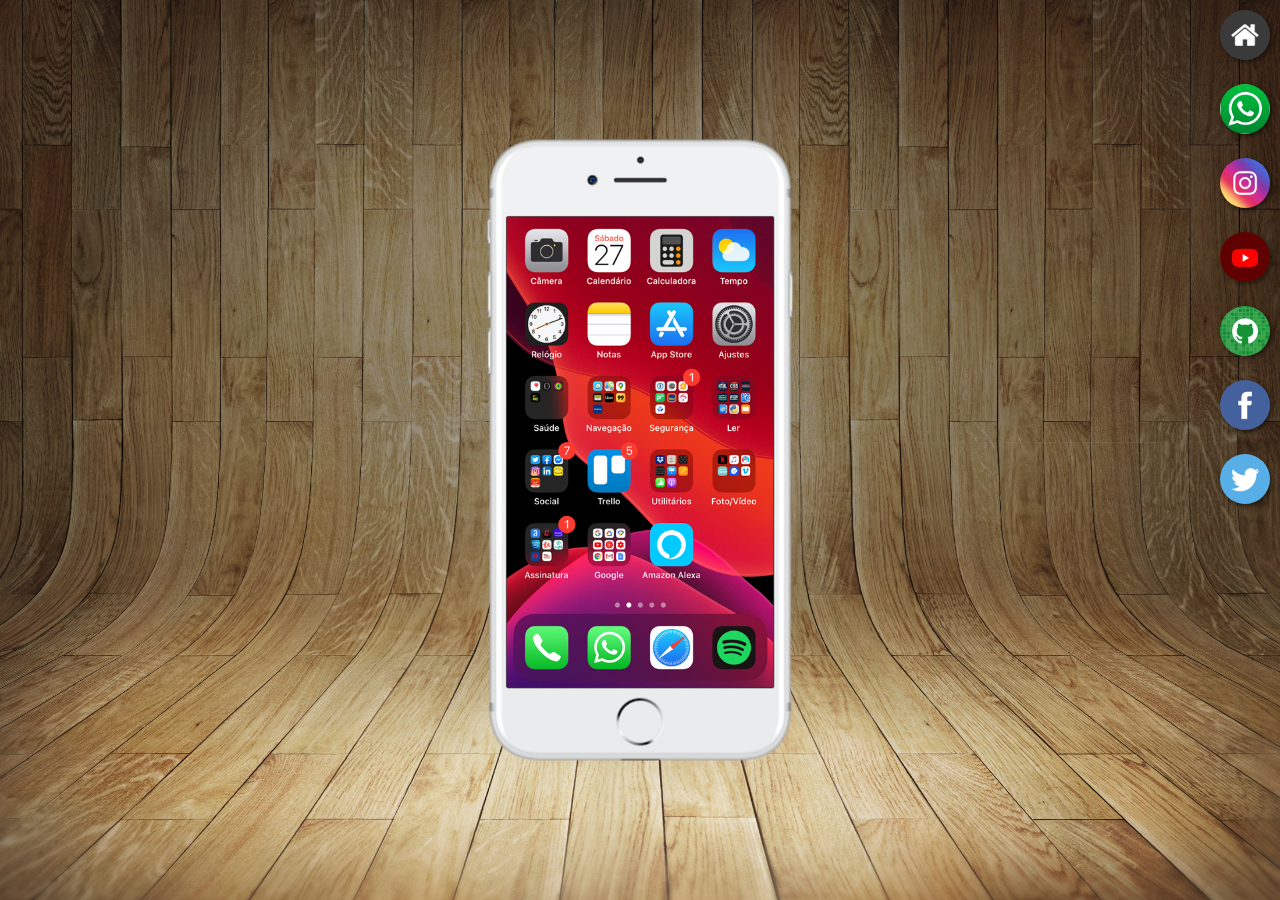
<file: index.html>
<!DOCTYPE html>
<html lang="pt-br">
<head>
    <meta charset="UTF-8">
    <meta http-equiv="X-UA-Compatible" content="IE=edge">
    <meta name="viewport" content="width=device-width, initial-scale=1.0">
    <link rel="shortcut icon" href="favicon.ico" type="image/x-icon">
    <link rel="stylesheet" href="estilos/style.css">
    <title>Projeto Redes Sociais </title>
</head>
<body>
    <main>
        <section id="telefone">
            <iframe src="home.html" name="tela" id="tela" frameborder="0">
                Seu navegador não é compatível com isso.
            </iframe>
        </section>
        <section id="redes-sociais">
            <a href="home.html" target="tela"><img src="imagens/logo-home.jpg" alt="Home"></a><br>
            <a href="whatsapp.html" target="tela"><img src="imagens/outra logo.jpg" alt="Whatsapp"></a><br>
            <a href="instagram.html" target="tela"><img src="imagens/logo-instagram.jpg" alt="Instagram"></a><br>
            <a href="youtube.html" target="tela"><img src="imagens/logo-youtube.jpg" alt="YouTube"></a><br>
            <a href="github.html" target="tela"><img src="imagens/logo-github.jpg" alt="GitHub"></a><br>
            <a href="facebook.html" target="tela"><img src="imagens/logo-facebook.jpg" alt="Facebook"></a><br>
            <a href="twitter.html" target="tela"><img src="imagens/logo-twitter.jpg" alt="Twitter"></a>
        </section>
    </main>
</body>
</html>
</file>
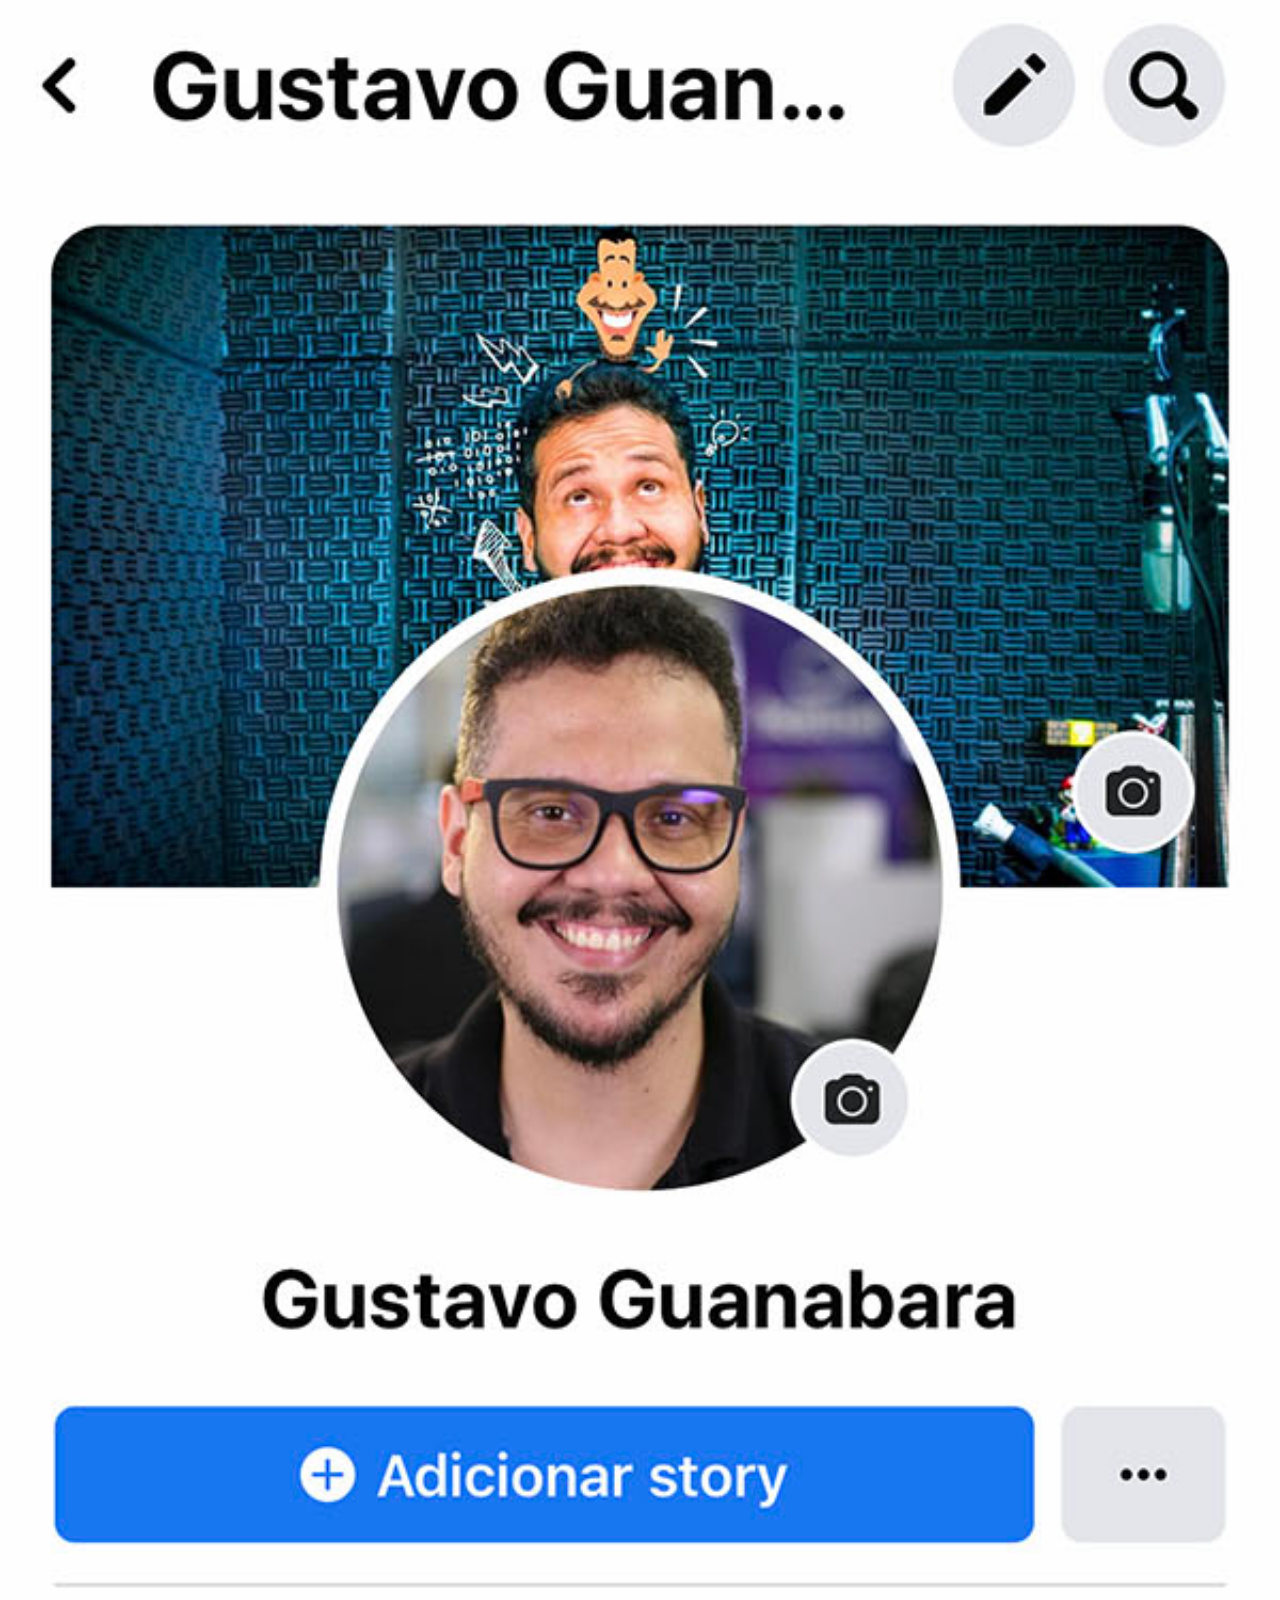
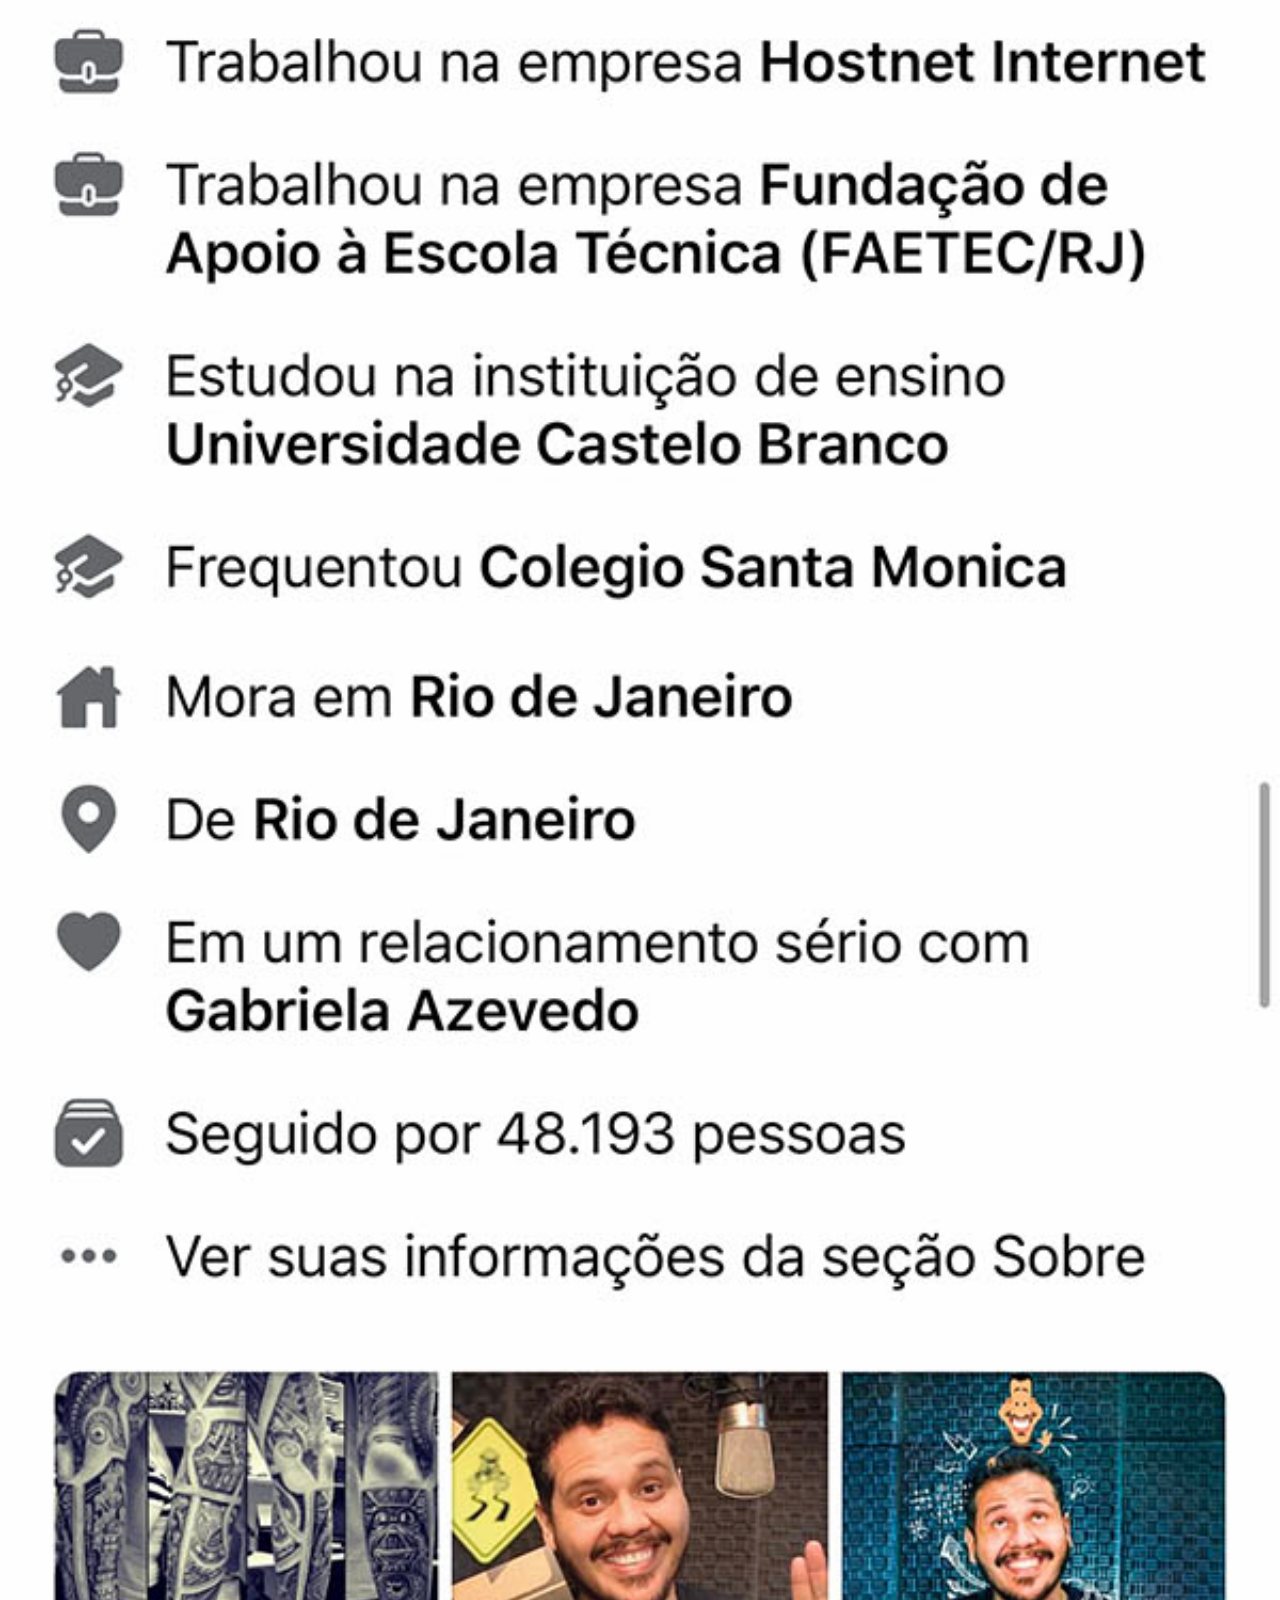
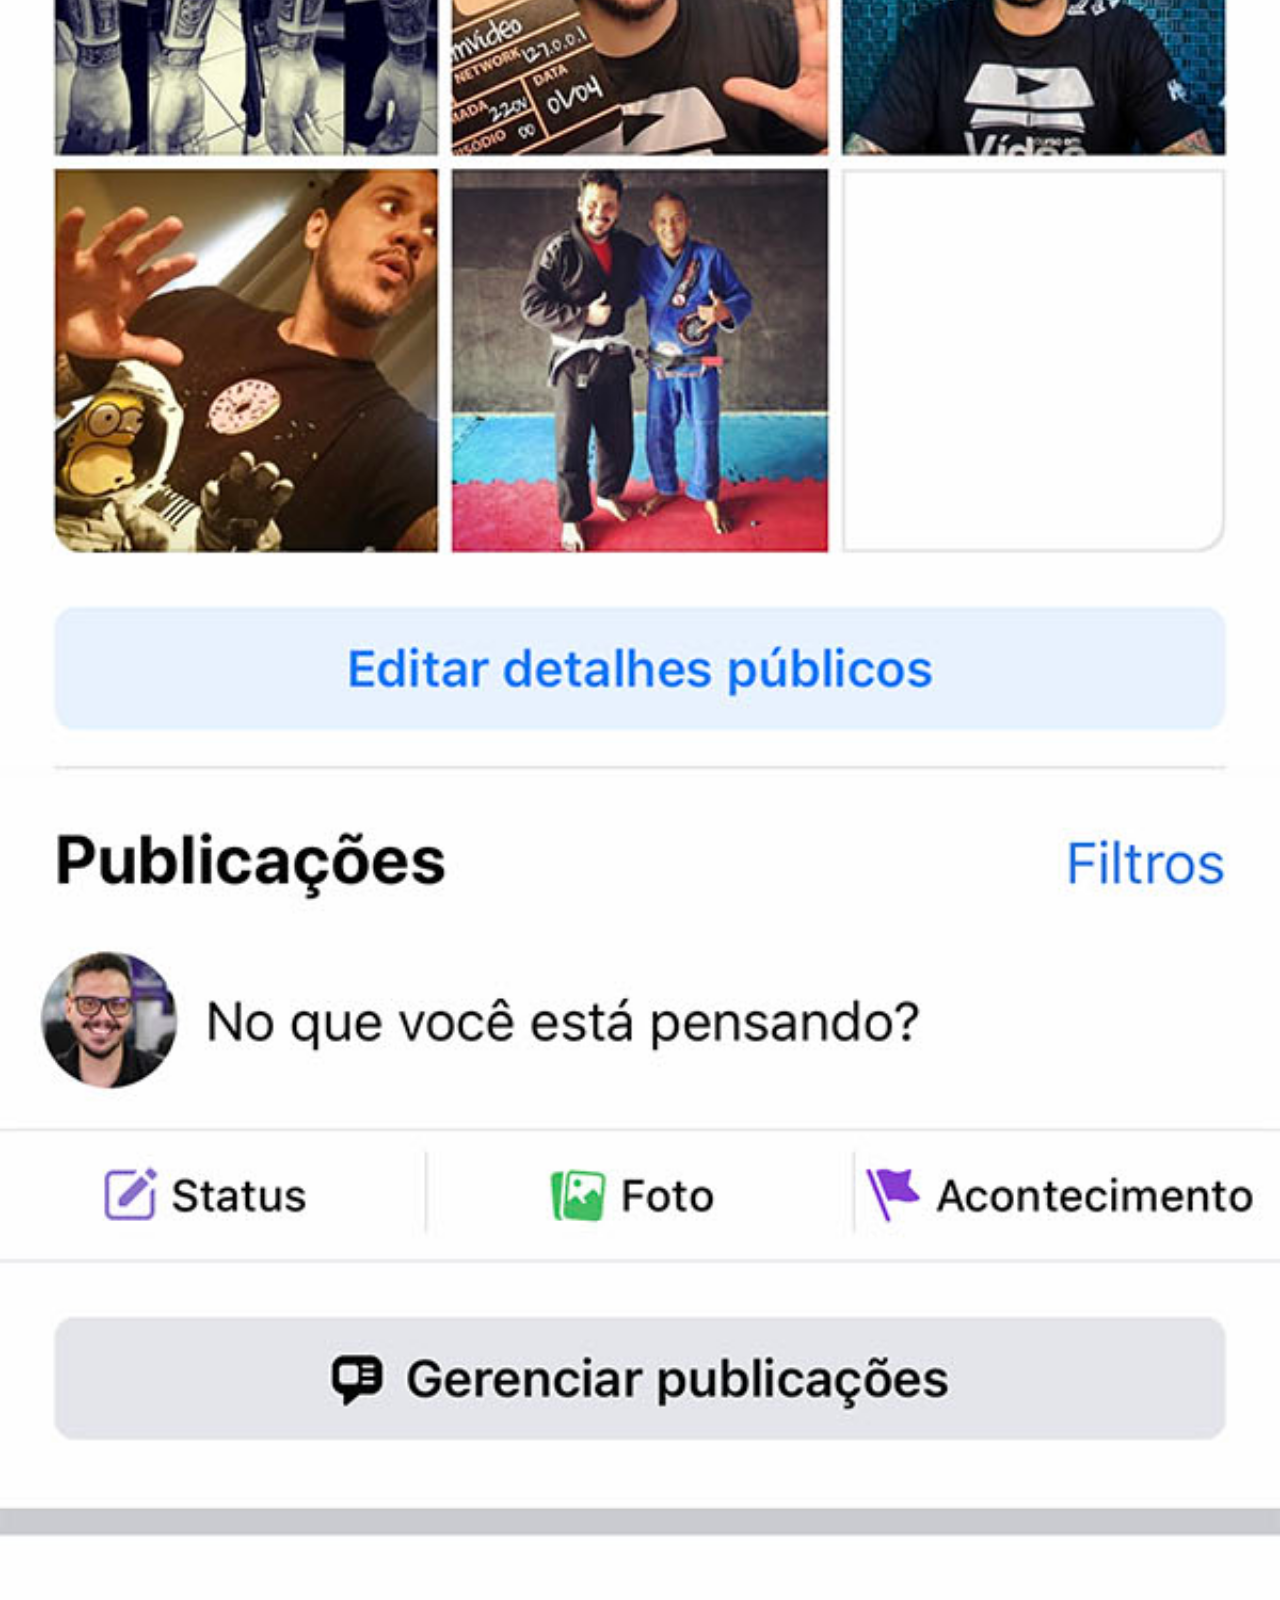
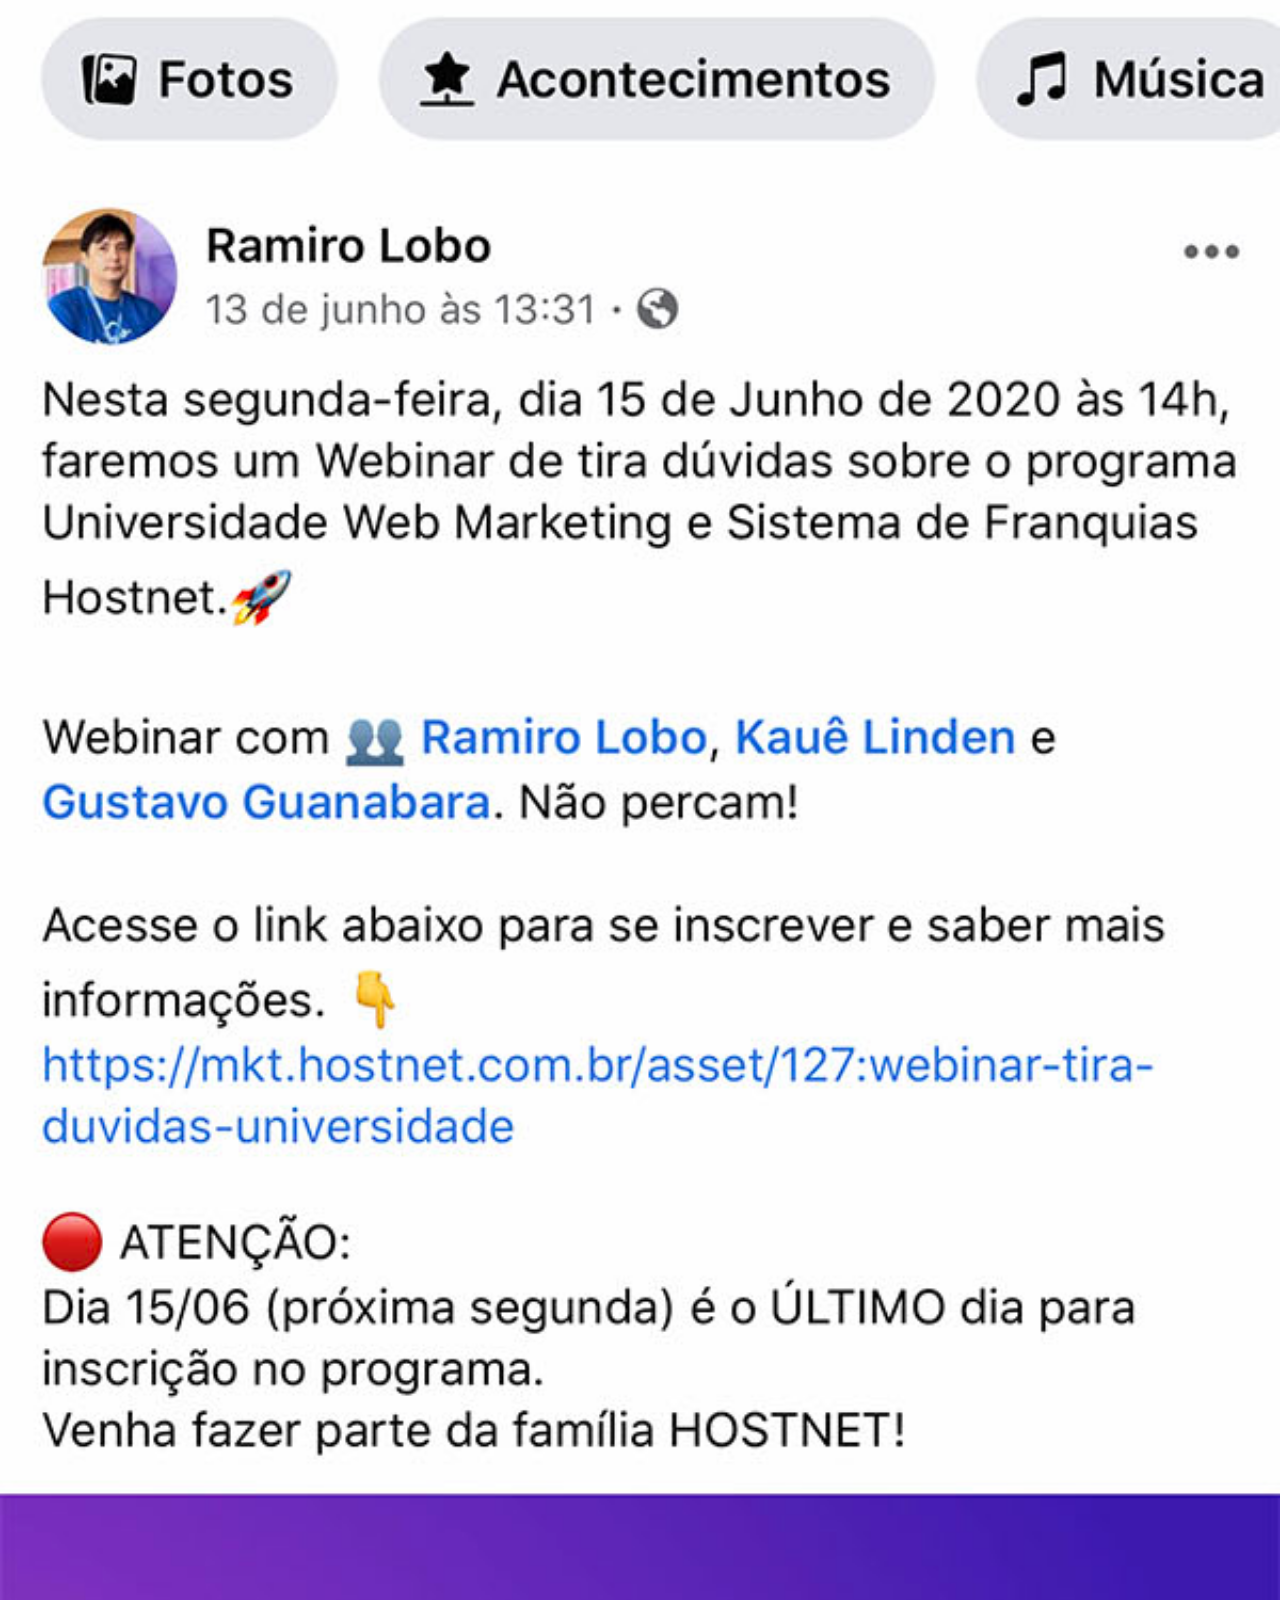
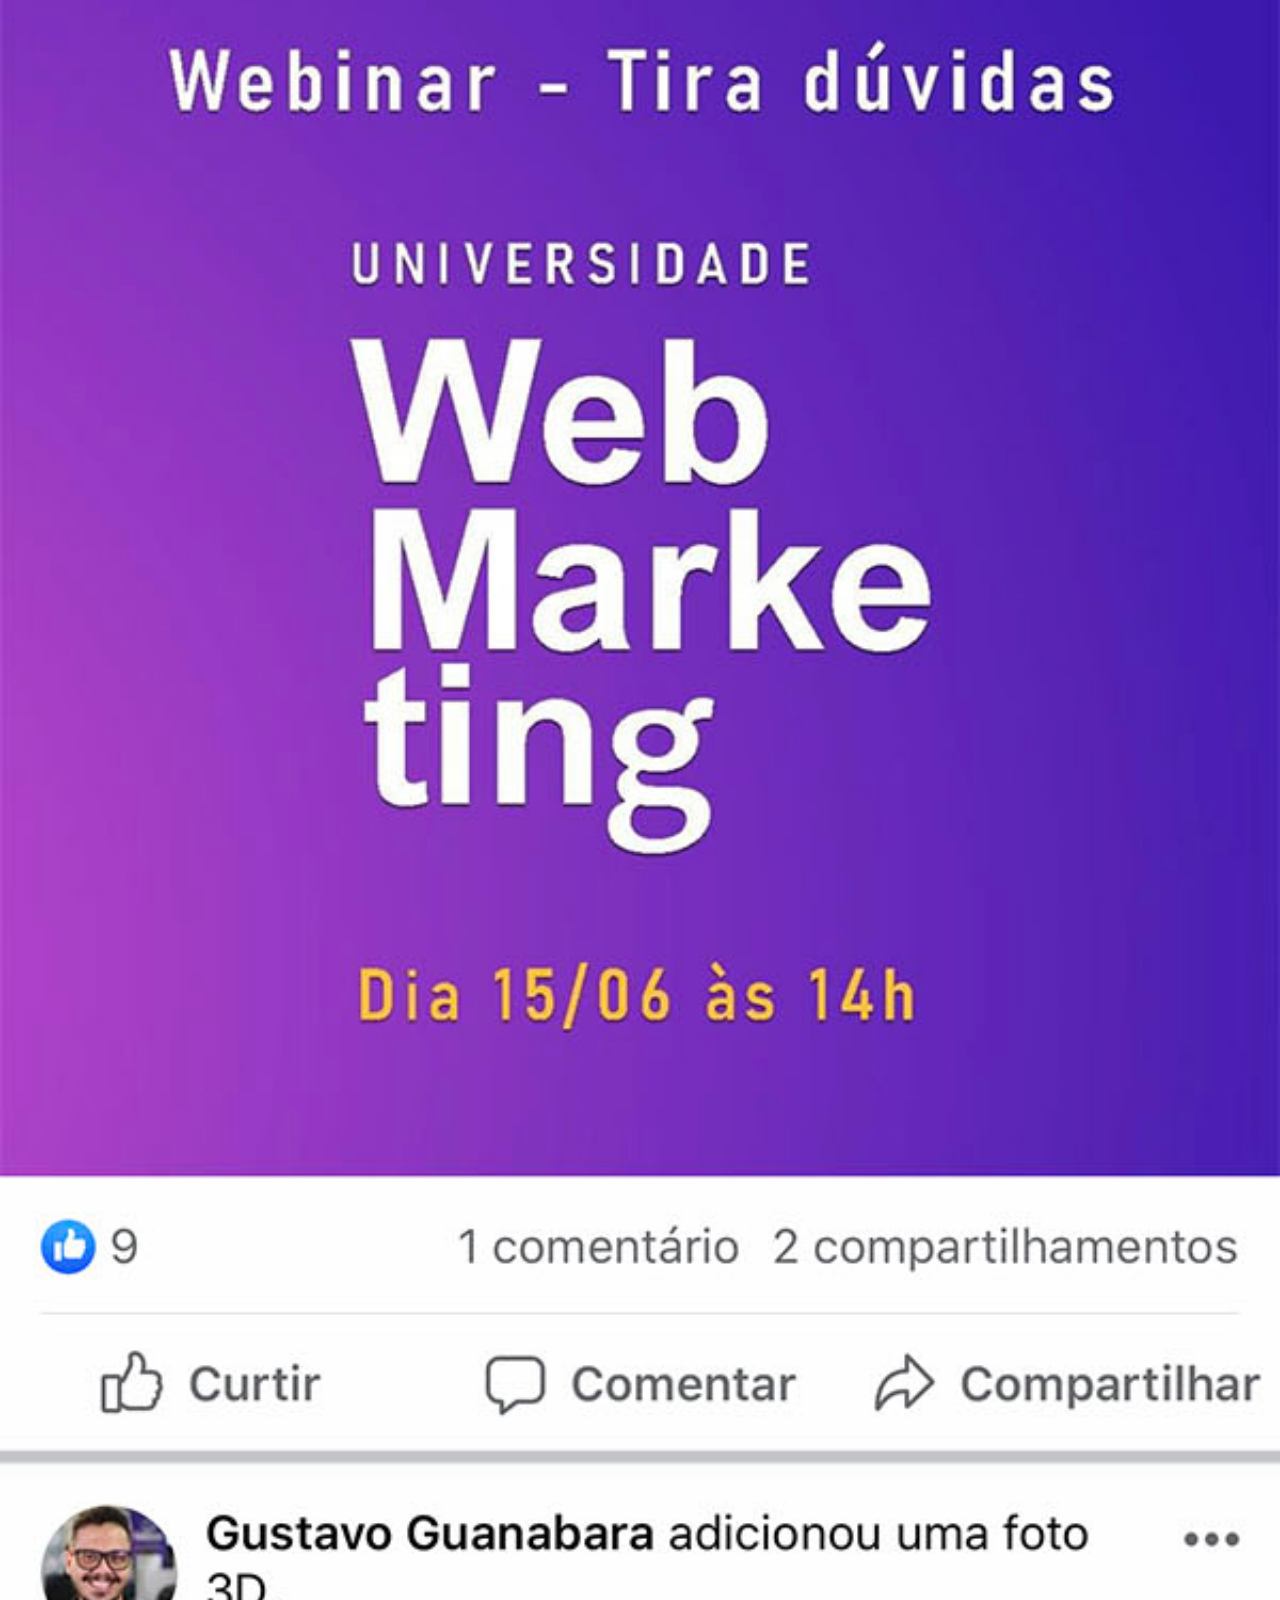
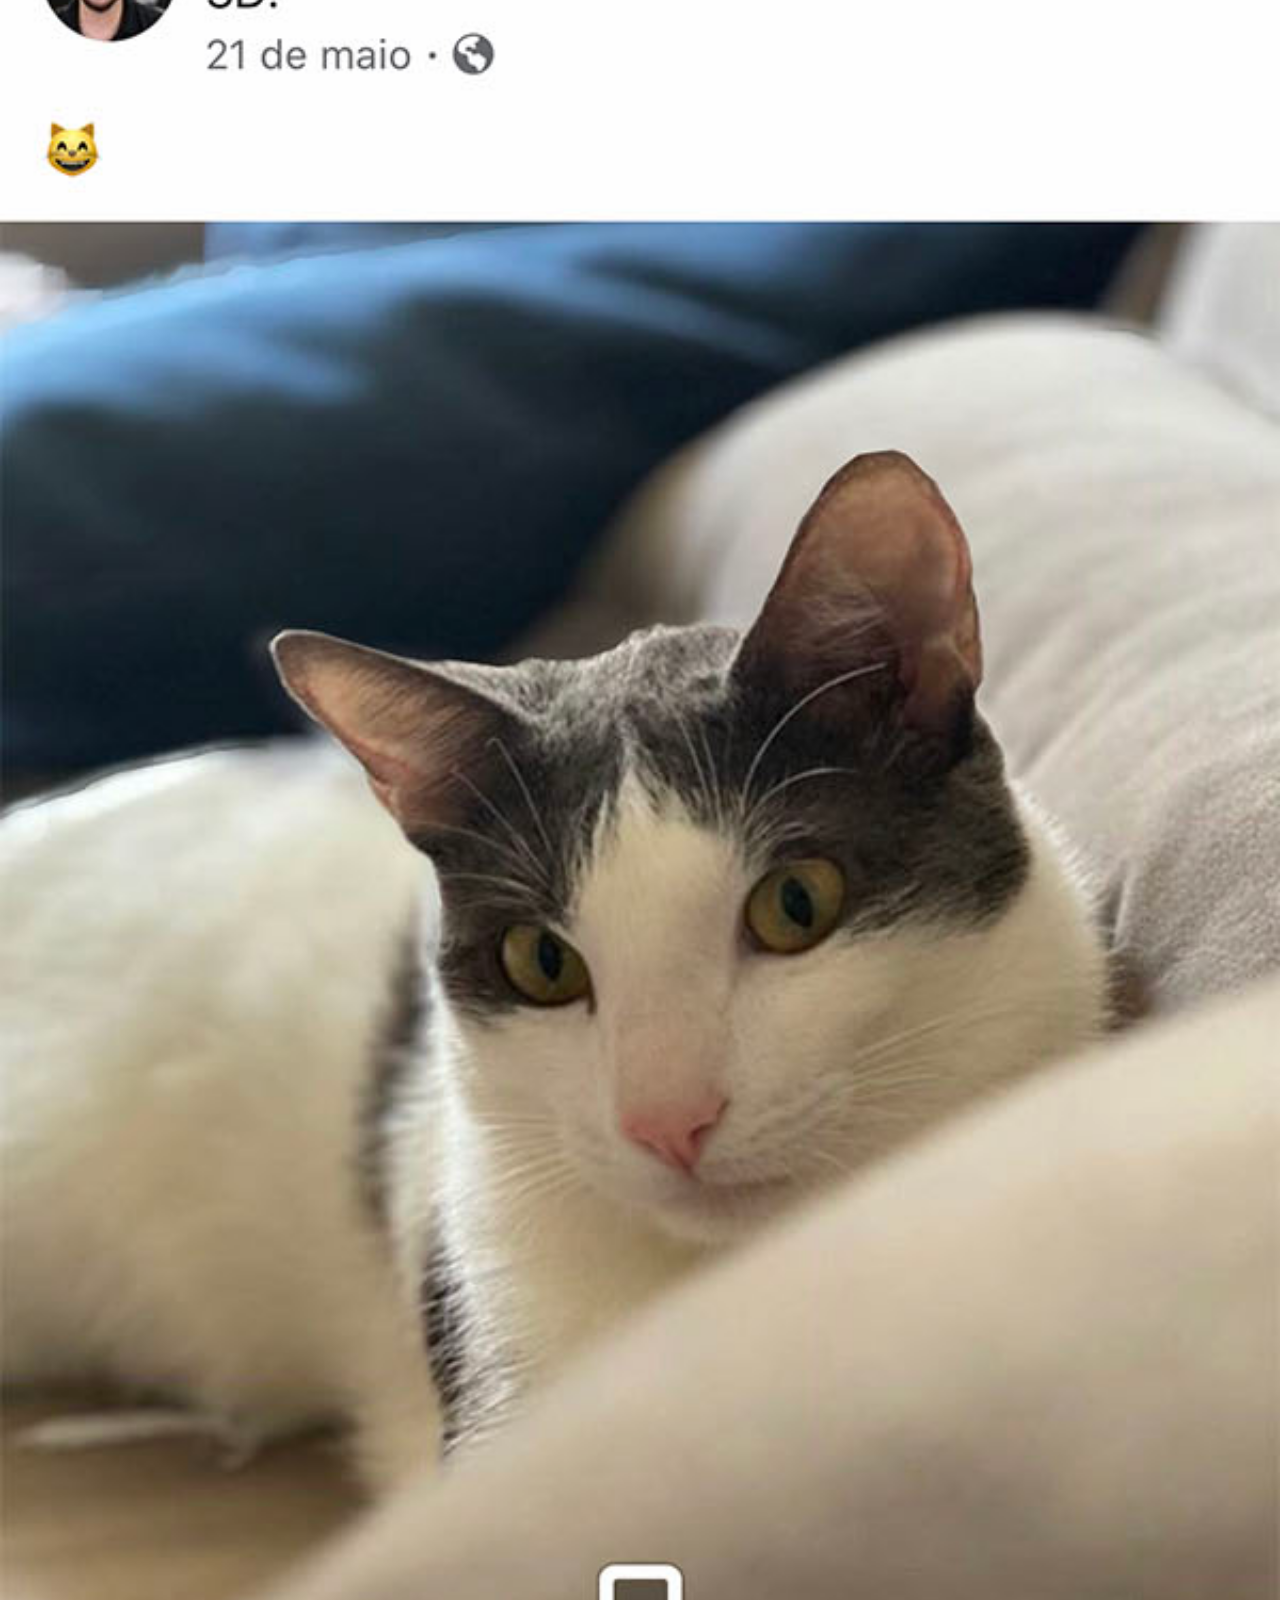
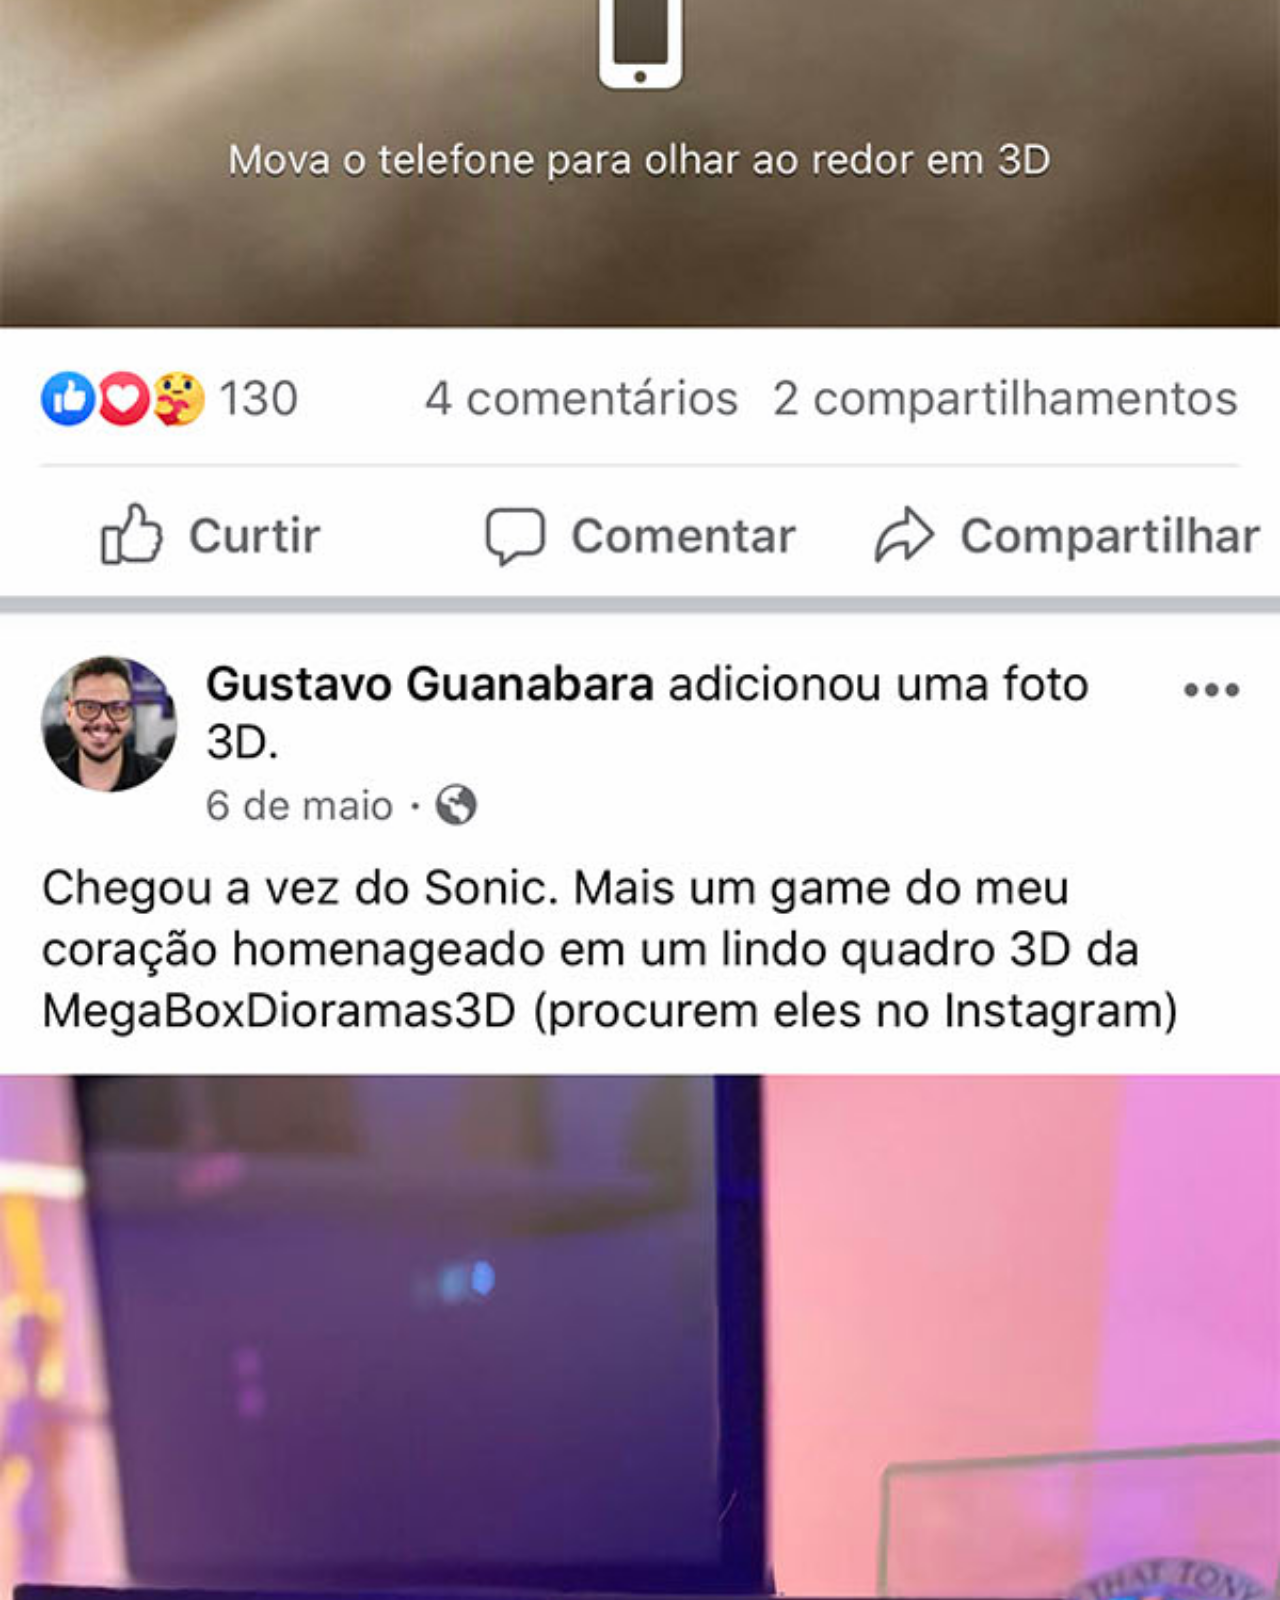
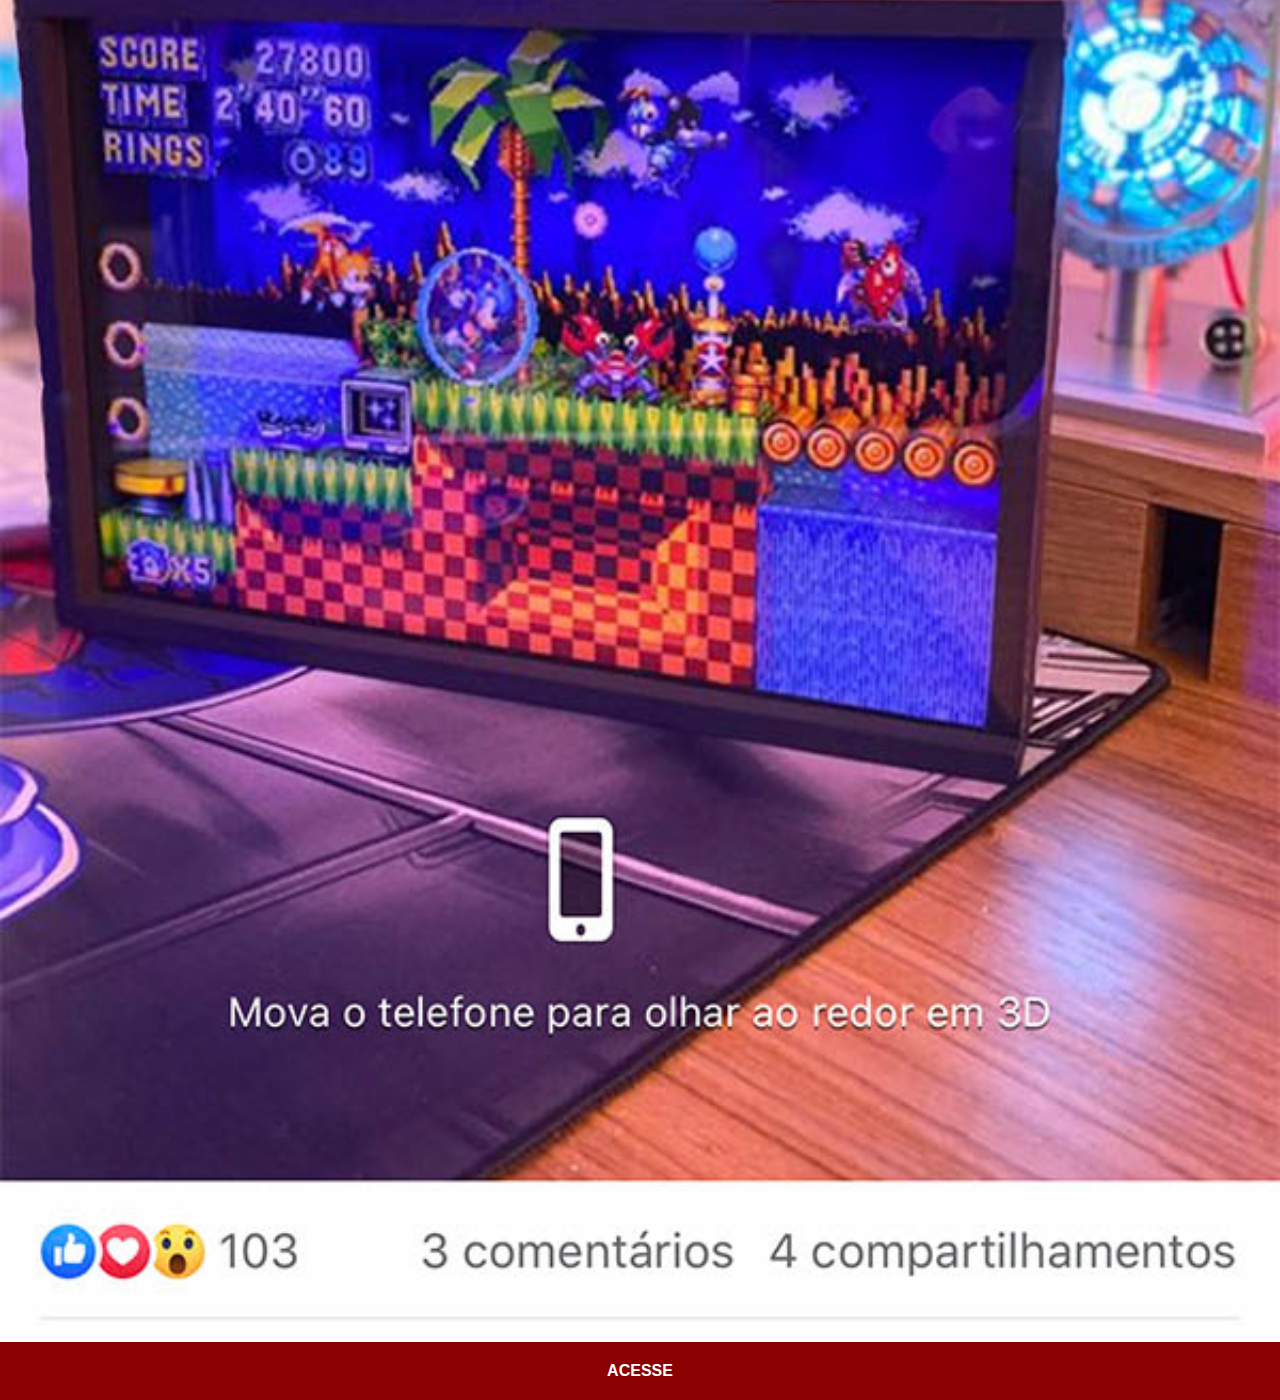
<file: facebook.html>
<!DOCTYPE html>
<html lang="pt-br">
<head>
    <meta charset="UTF-8">
    <meta http-equiv="X-UA-Compatible" content="IE=edge">
    <meta name="viewport" content="width=device-width, initial-scale=1.0">
    <title>Facebook</title>
    <link rel="stylesheet" href="estilos/social.css">
</head>
<body>
    <img src="imagens/tela-facebook.jpg" alt="Facebook">
    <a href="https://www.facebook.com/luiseduardo.silvabrito.5" target="_blank">ACESSE</a>
    
</body>
</html>
</file>
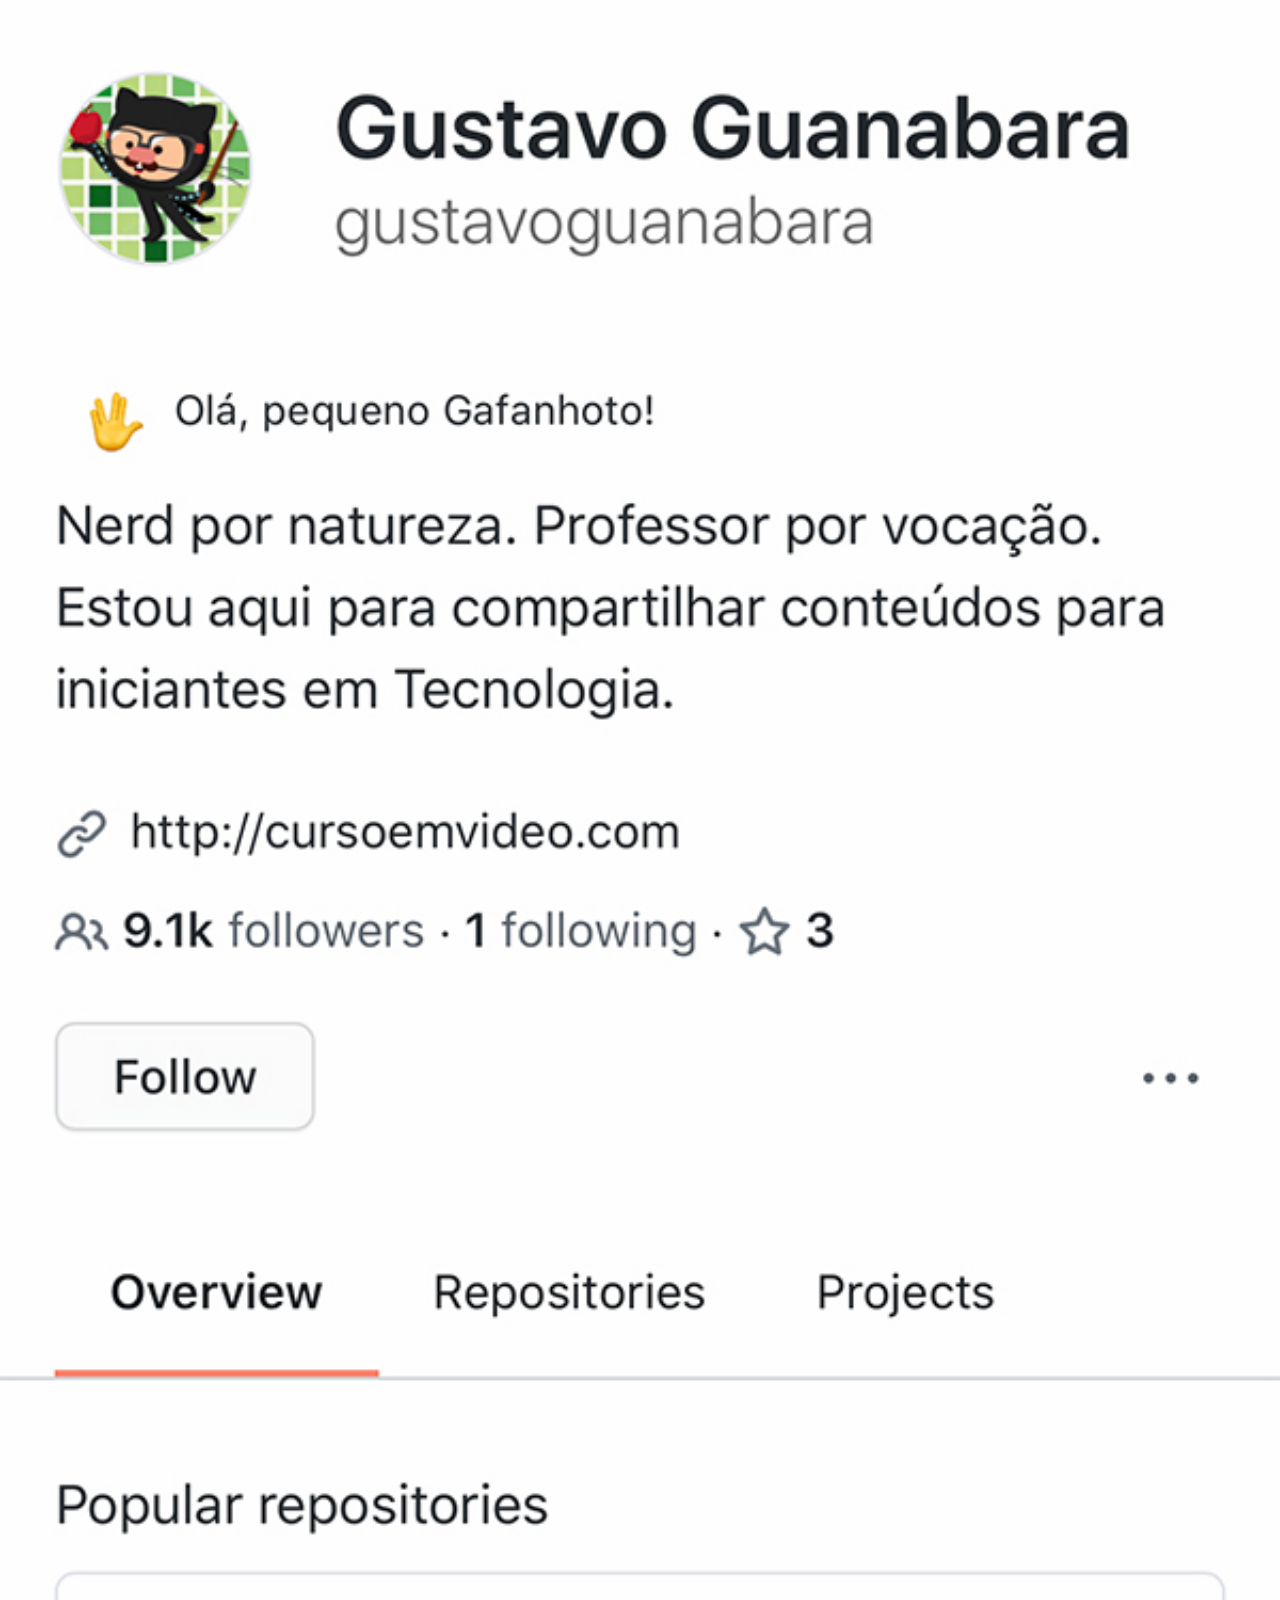
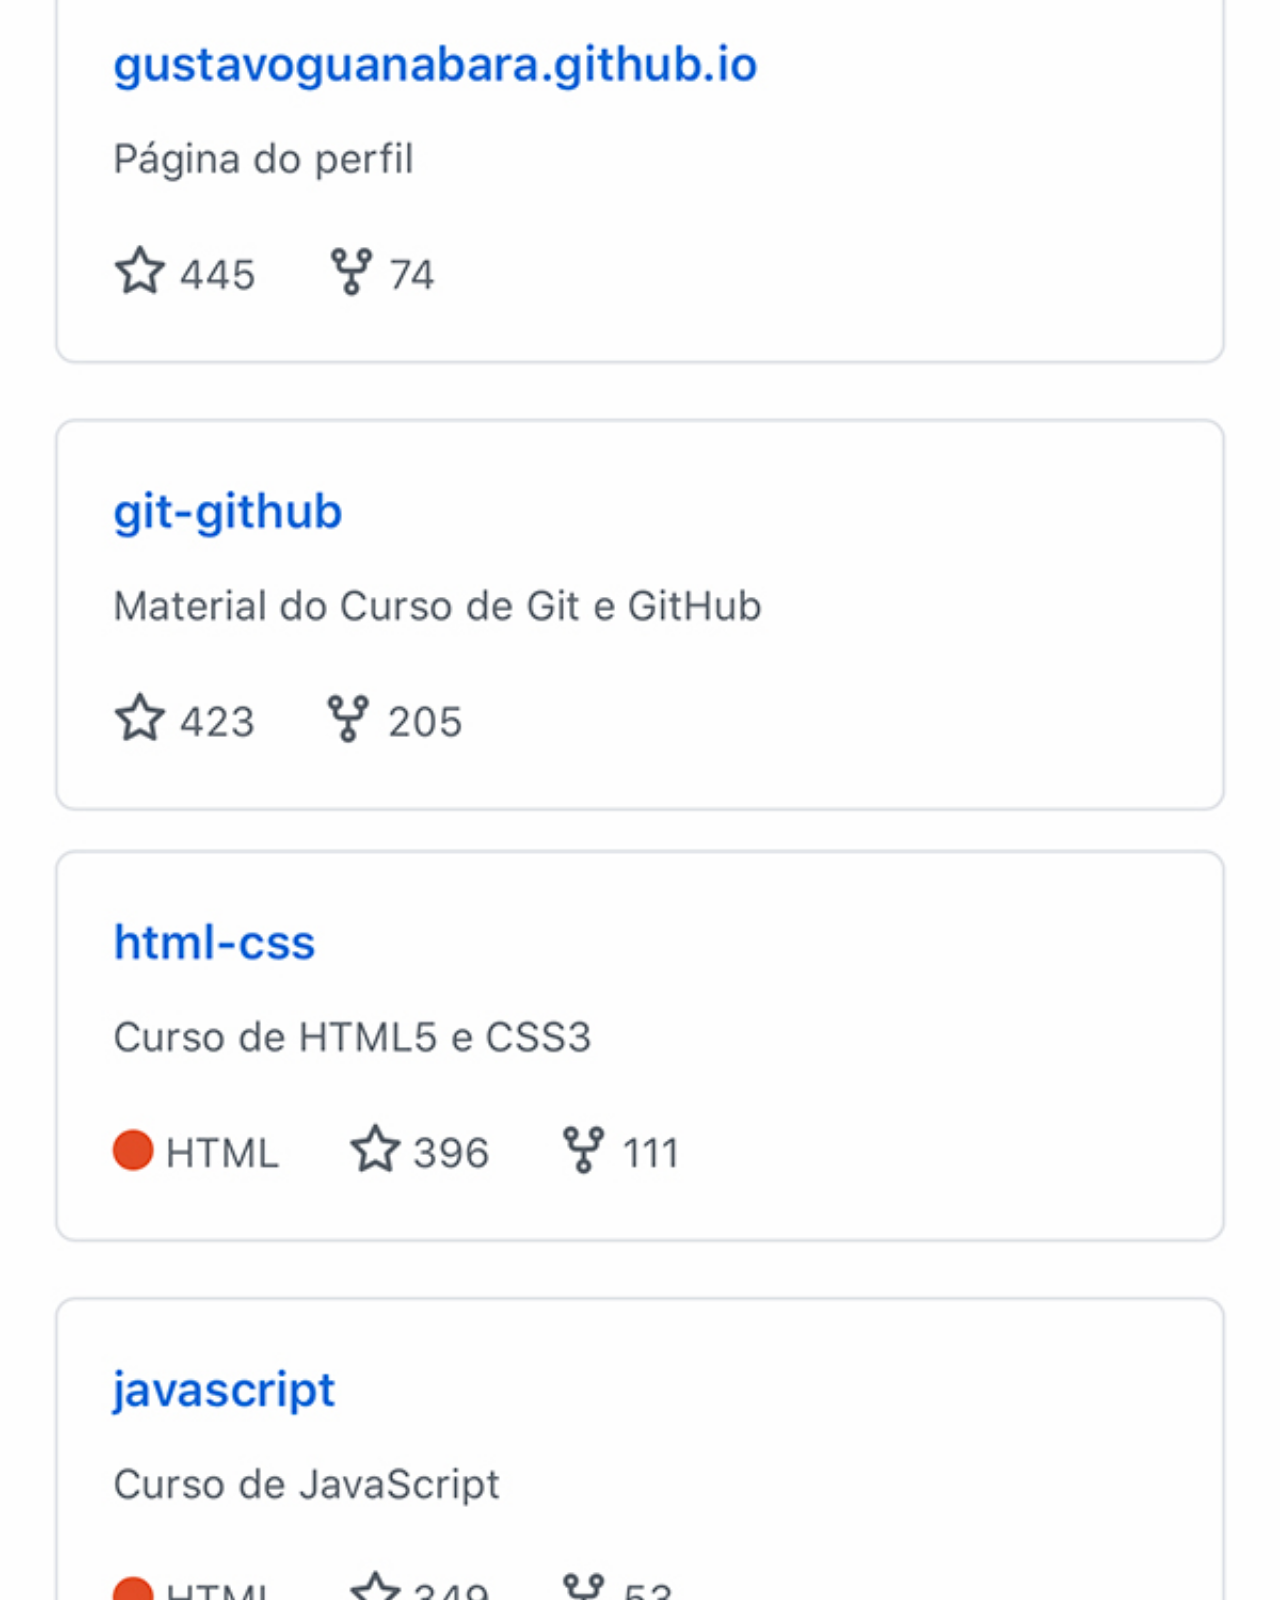
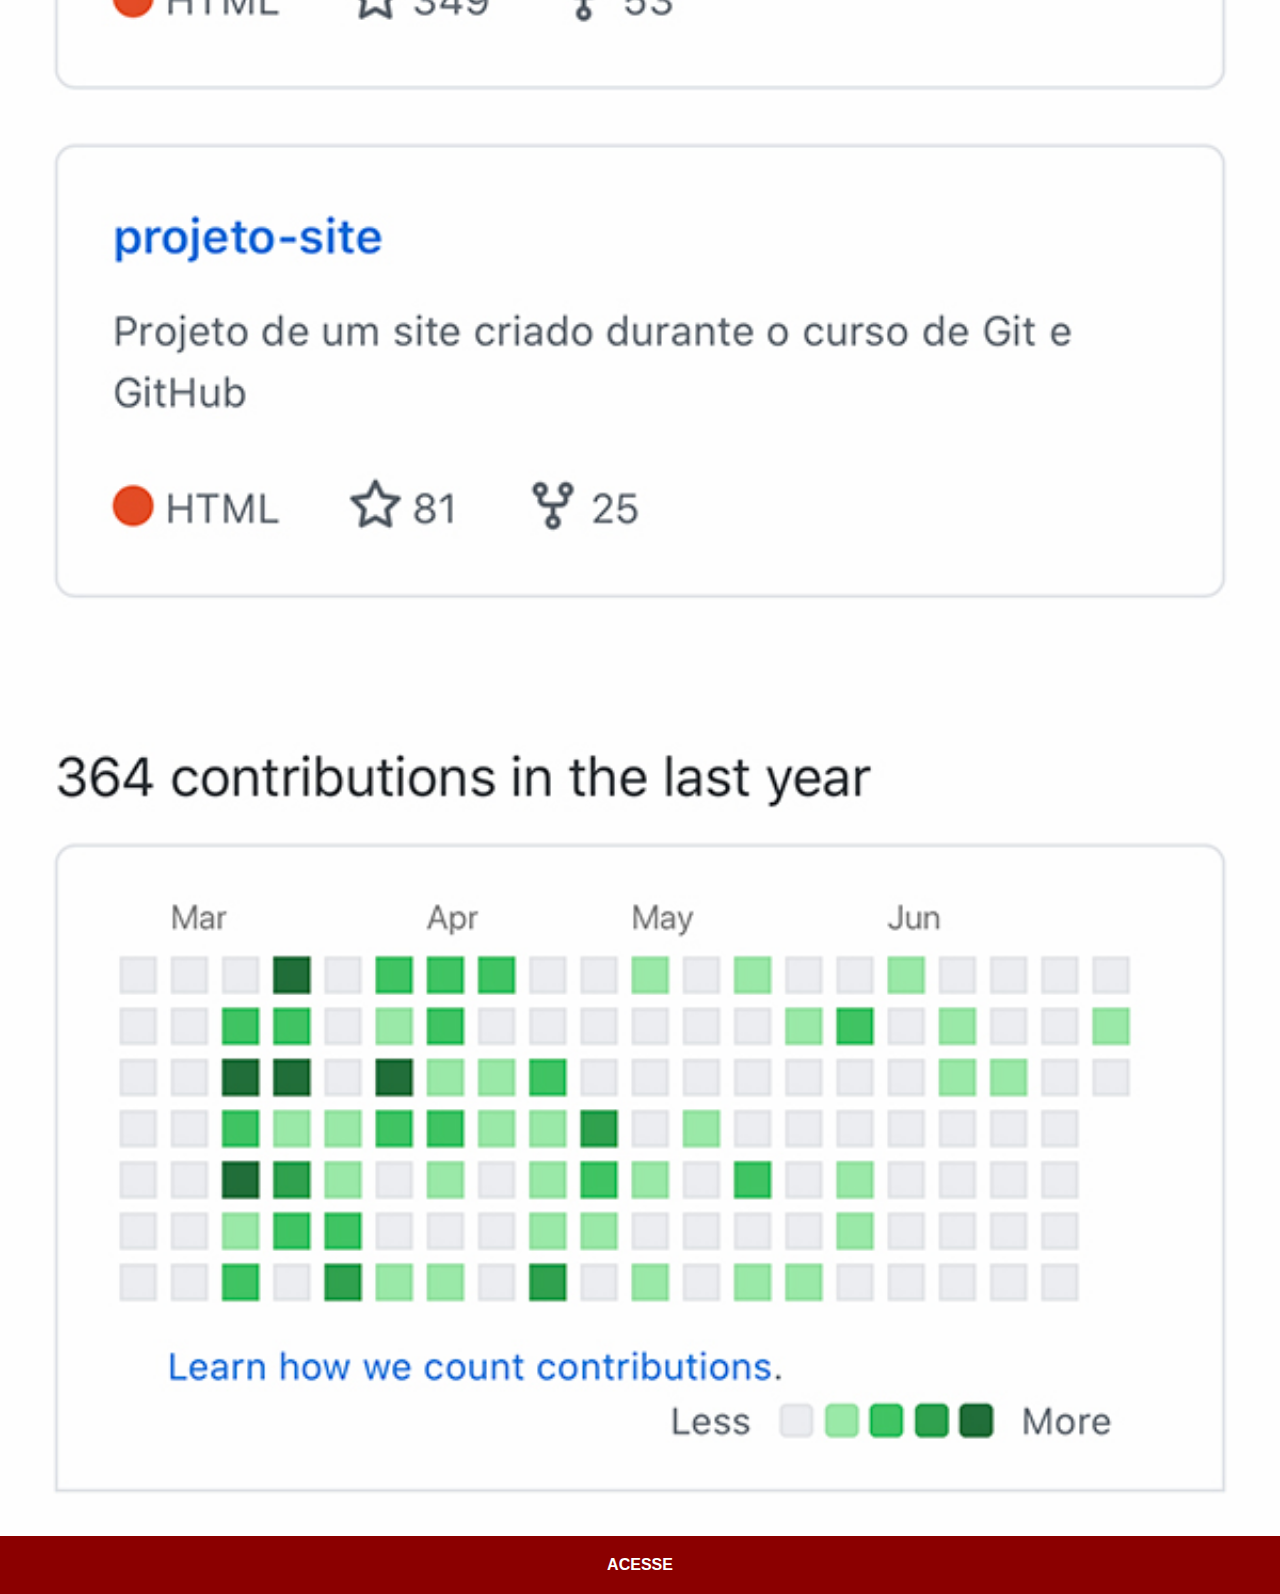
<file: github.html>
<!DOCTYPE html>
<html lang="pt-br">
<head>
    <meta charset="UTF-8">
    <meta http-equiv="X-UA-Compatible" content="IE=edge">
    <meta name="viewport" content="width=device-width, initial-scale=1.0">
    <title>GitHube</title>
    <link rel="stylesheet" href="estilos/social.css">
</head>
<body>
    <img src="imagens/tela-github.jpg" alt="GitHube">
    <a href="https://github.com/duardo10" target="_blank">ACESSE</a>
    
</body>
</html>
</file>
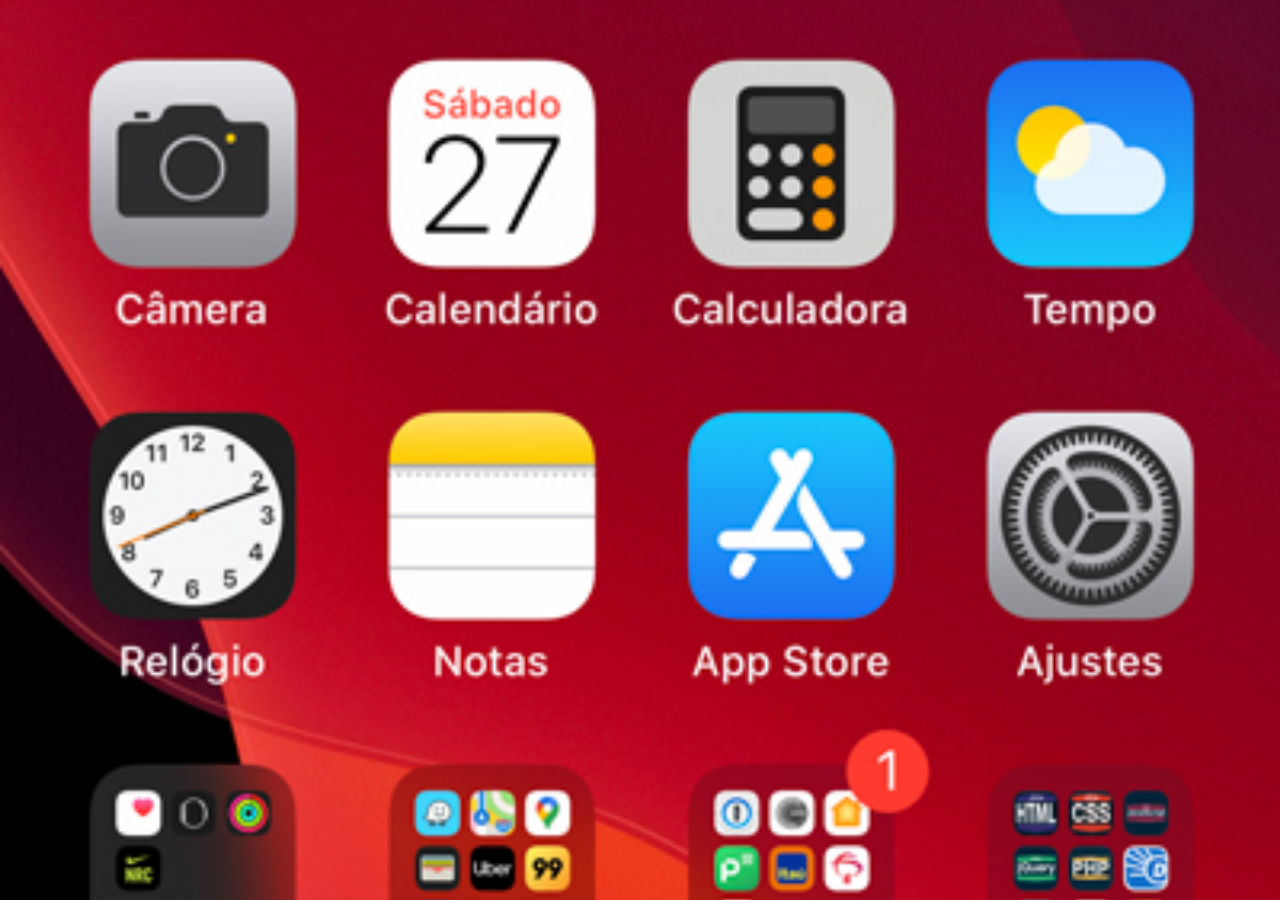
<file: home.html>
<!DOCTYPE html>
<html lang="pt-br">
<head>
    <meta charset="UTF-8">
    <meta http-equiv="X-UA-Compatible" content="IE=edge">
    <meta name="viewport" content="width=device-width, initial-scale=1.0">
    <title>Home</title>
</head>
<style>
    *{
        margin: 0px;
        padding: 0px;

    }
    body{
        width: 100vw;
        height: 100vh;
        background: black url('imagens/tela-home.jpg') no-repeat top center;
        background-size: cover;
    }
</style>
<body>
    
</body>
</html>
</file>
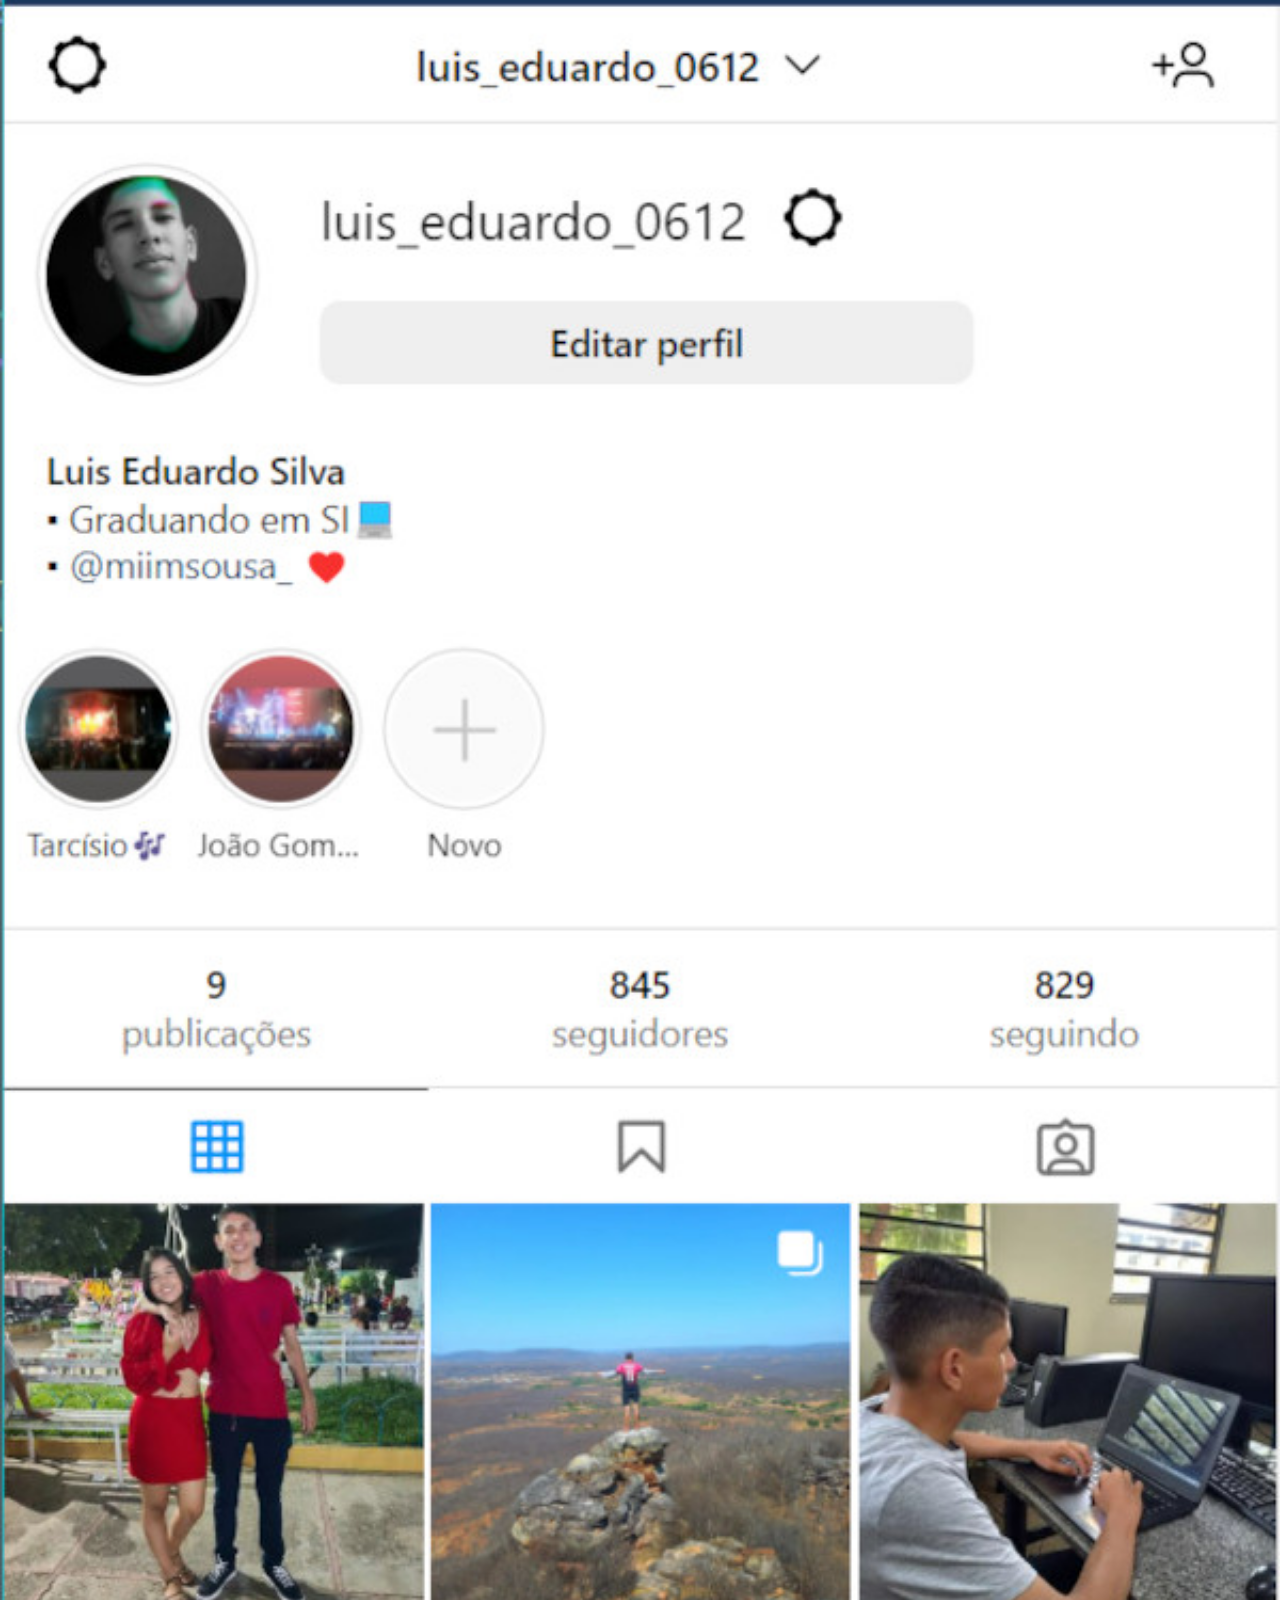
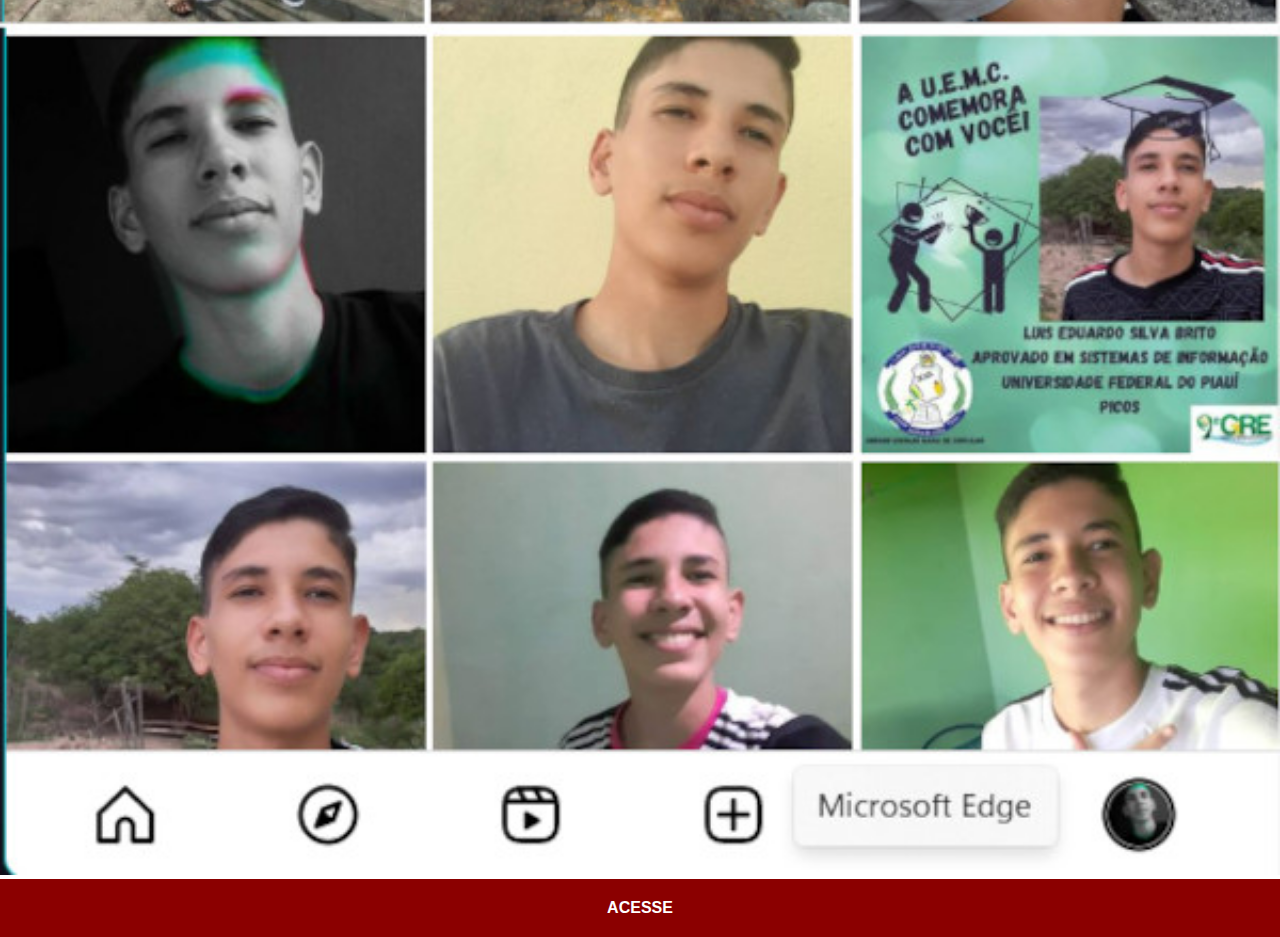
<file: instagram.html>
<!DOCTYPE html>
<html lang="pt-br">
<head>
    <meta charset="UTF-8">
    <meta http-equiv="X-UA-Compatible" content="IE=edge">
    <meta name="viewport" content="width=device-width, initial-scale=1.0">
    <title>Instagram</title>
    <link rel="stylesheet" href="estilos/social.css">
</head>
<body>
    <img src="imagens/meu_instagram.jpg" alt="Instagram">
    <a href="https://www.instagram.com/luis_eduardo_0612/" target="_blank">ACESSE</a>
    
</body>
</html>
</file>
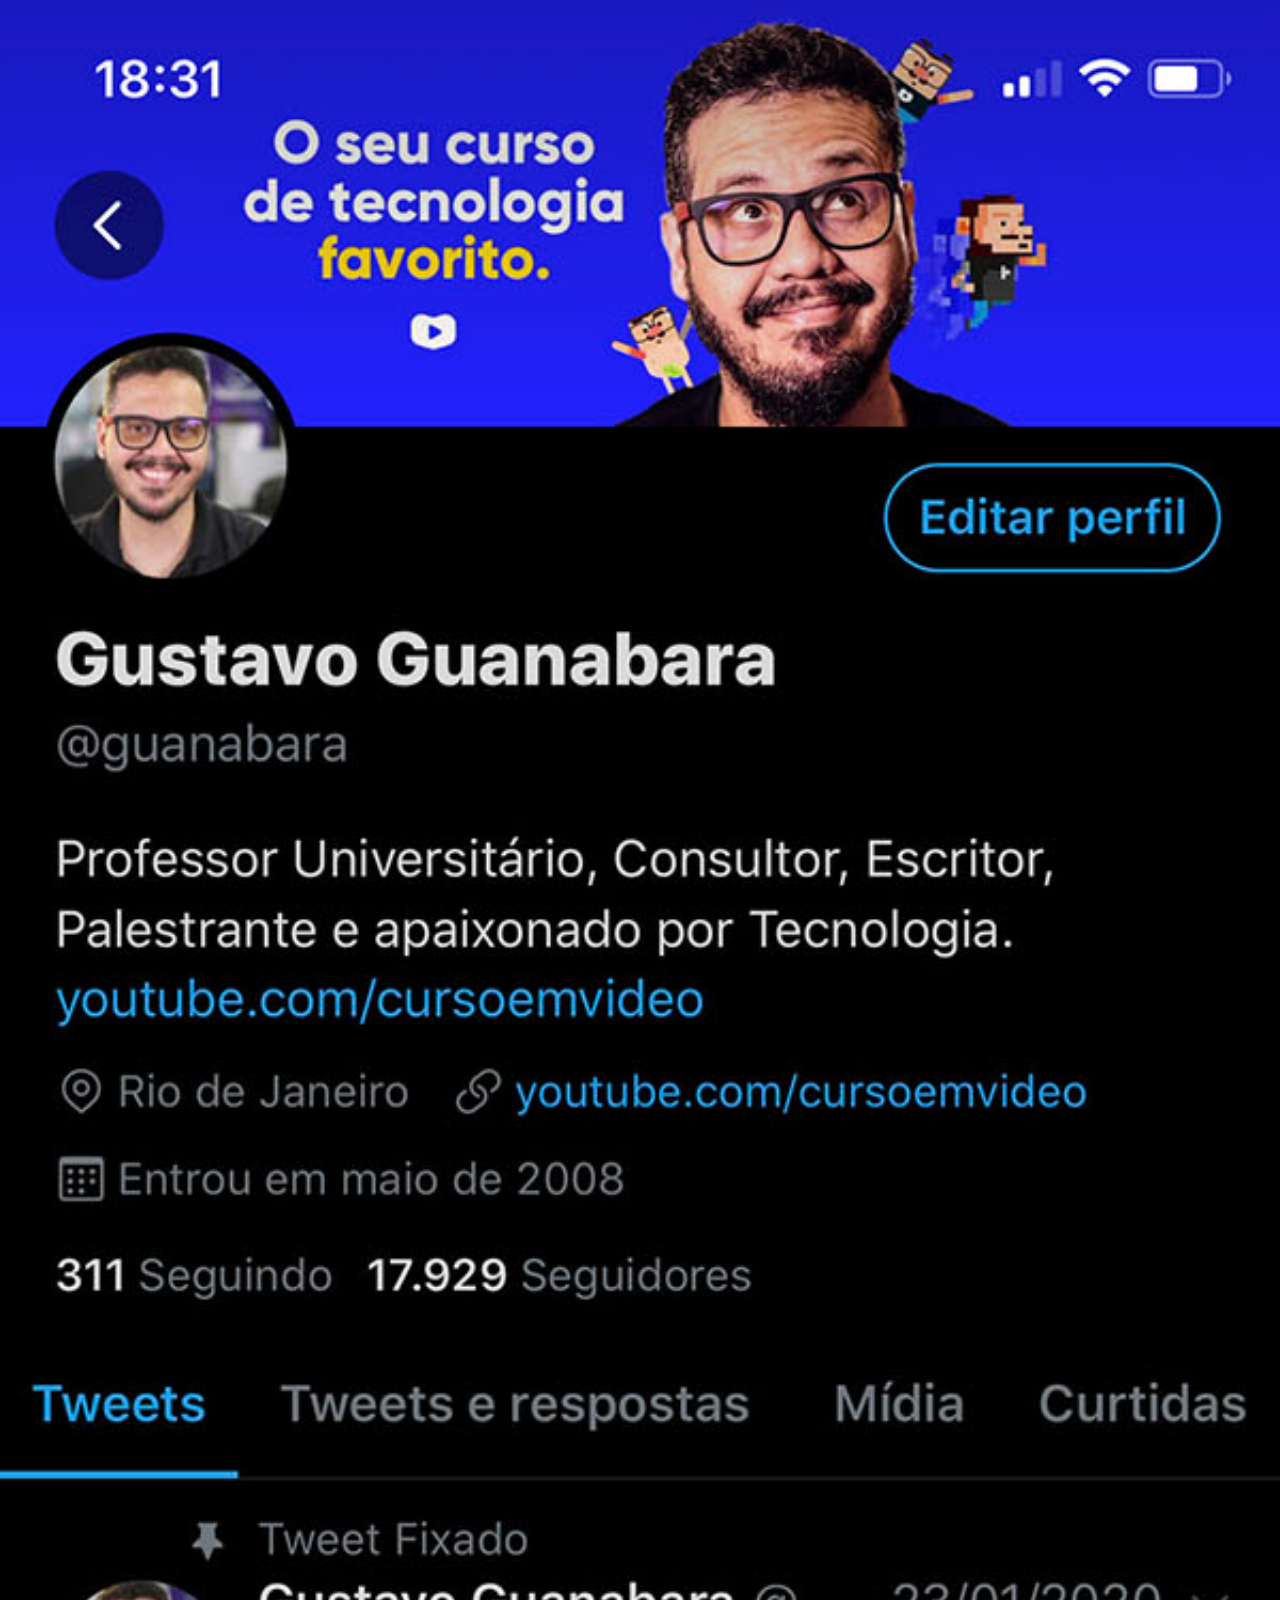
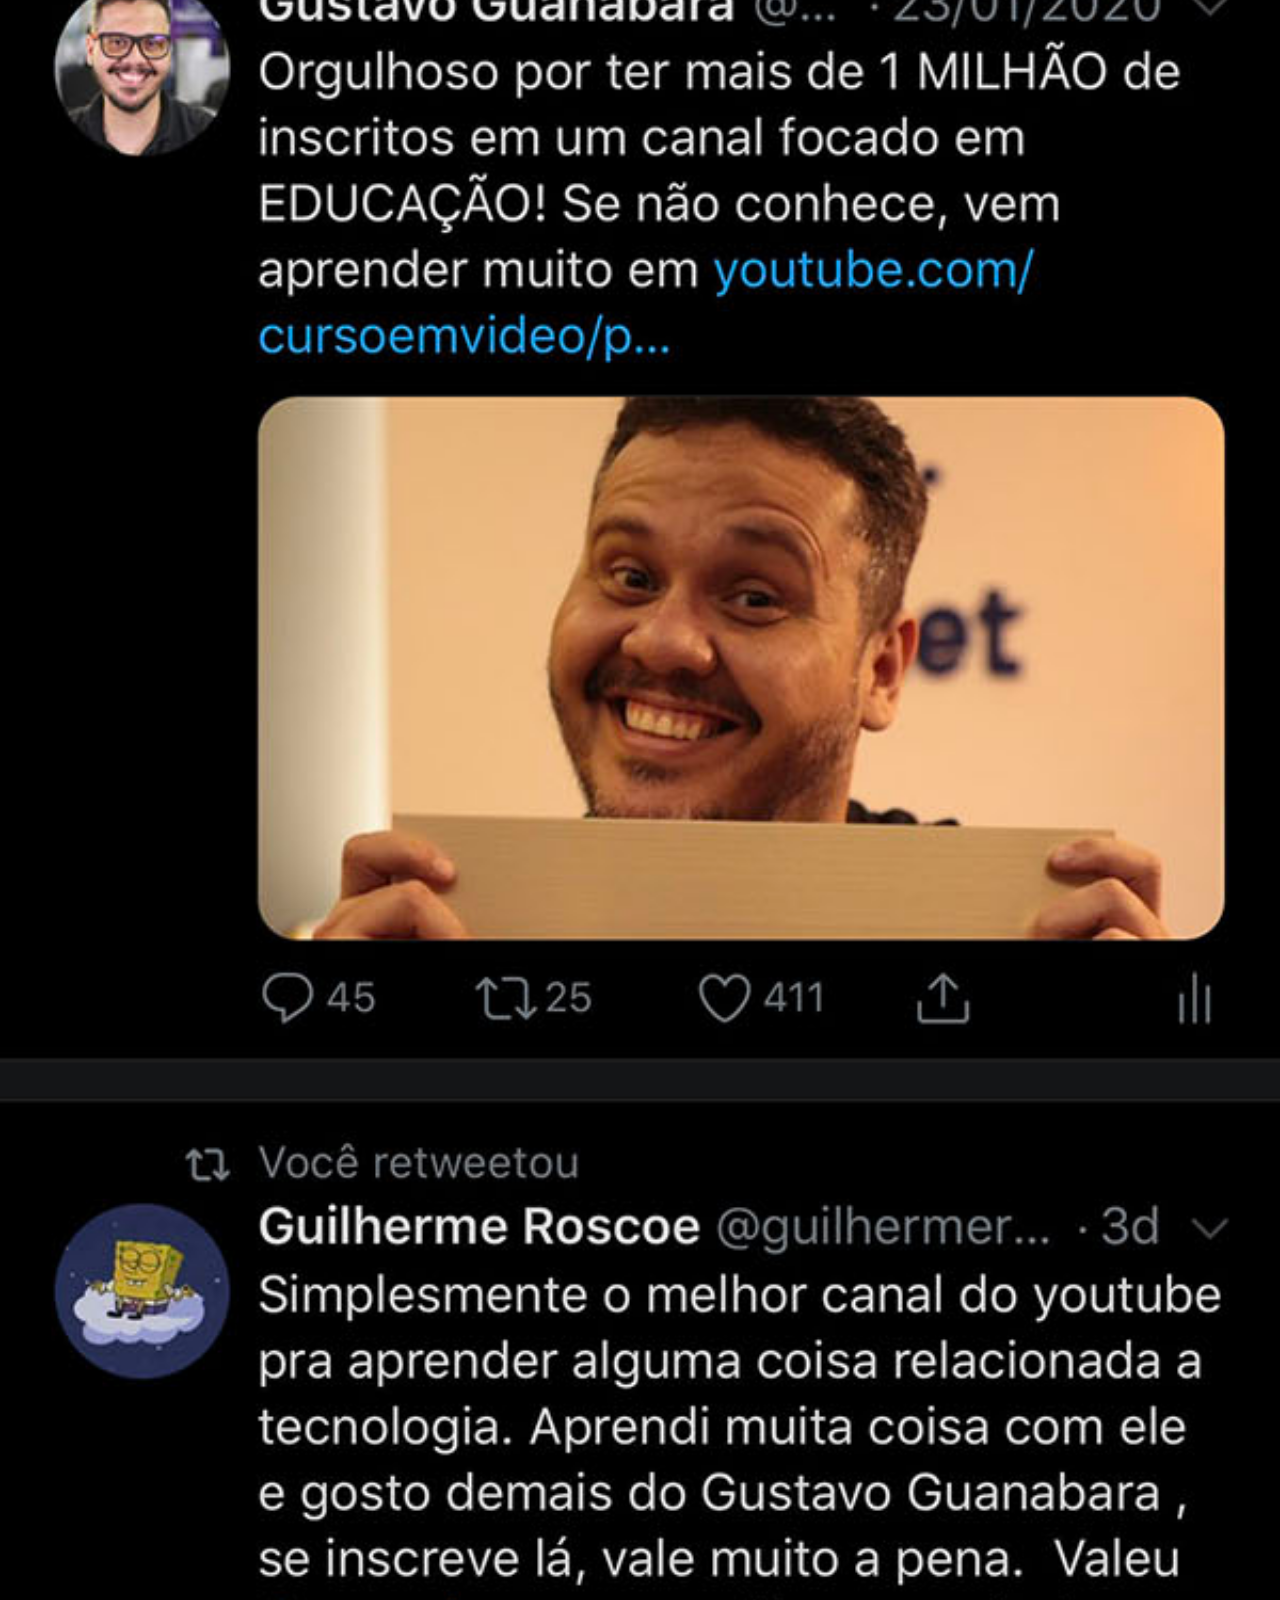
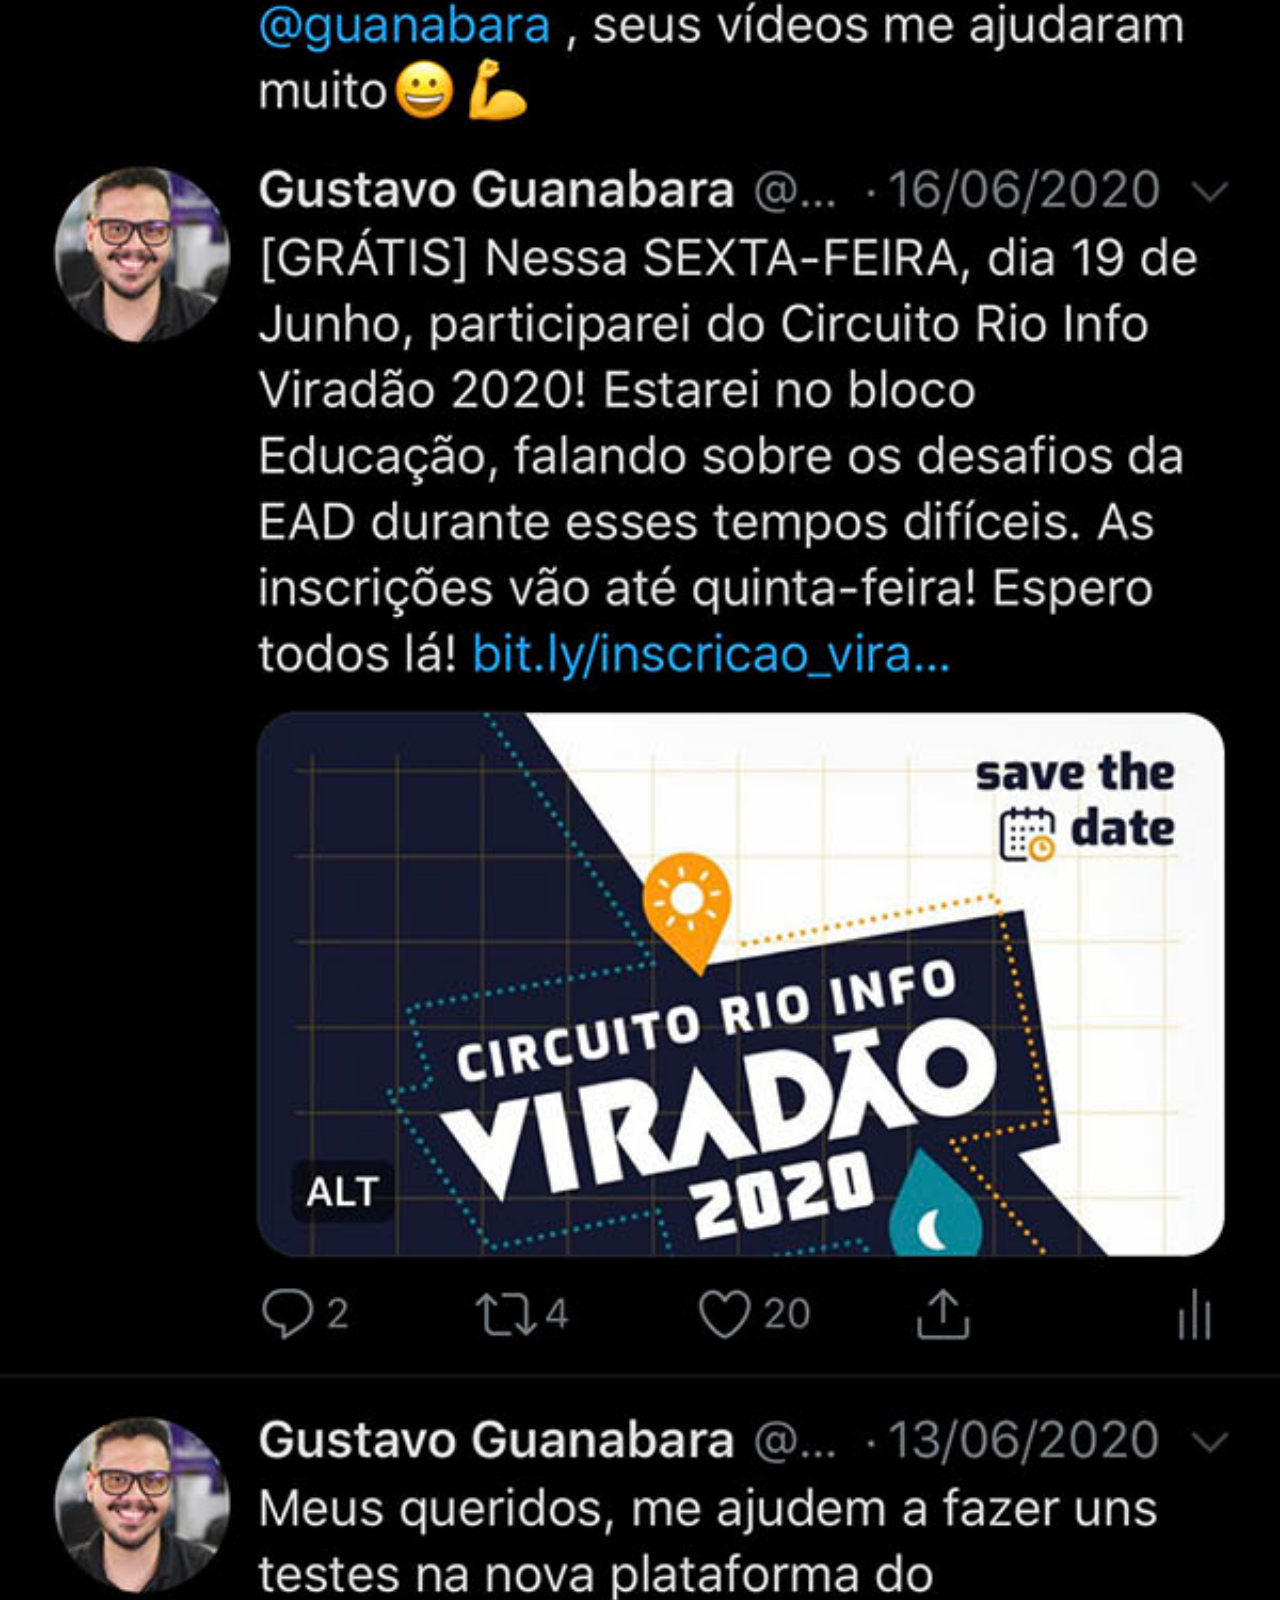
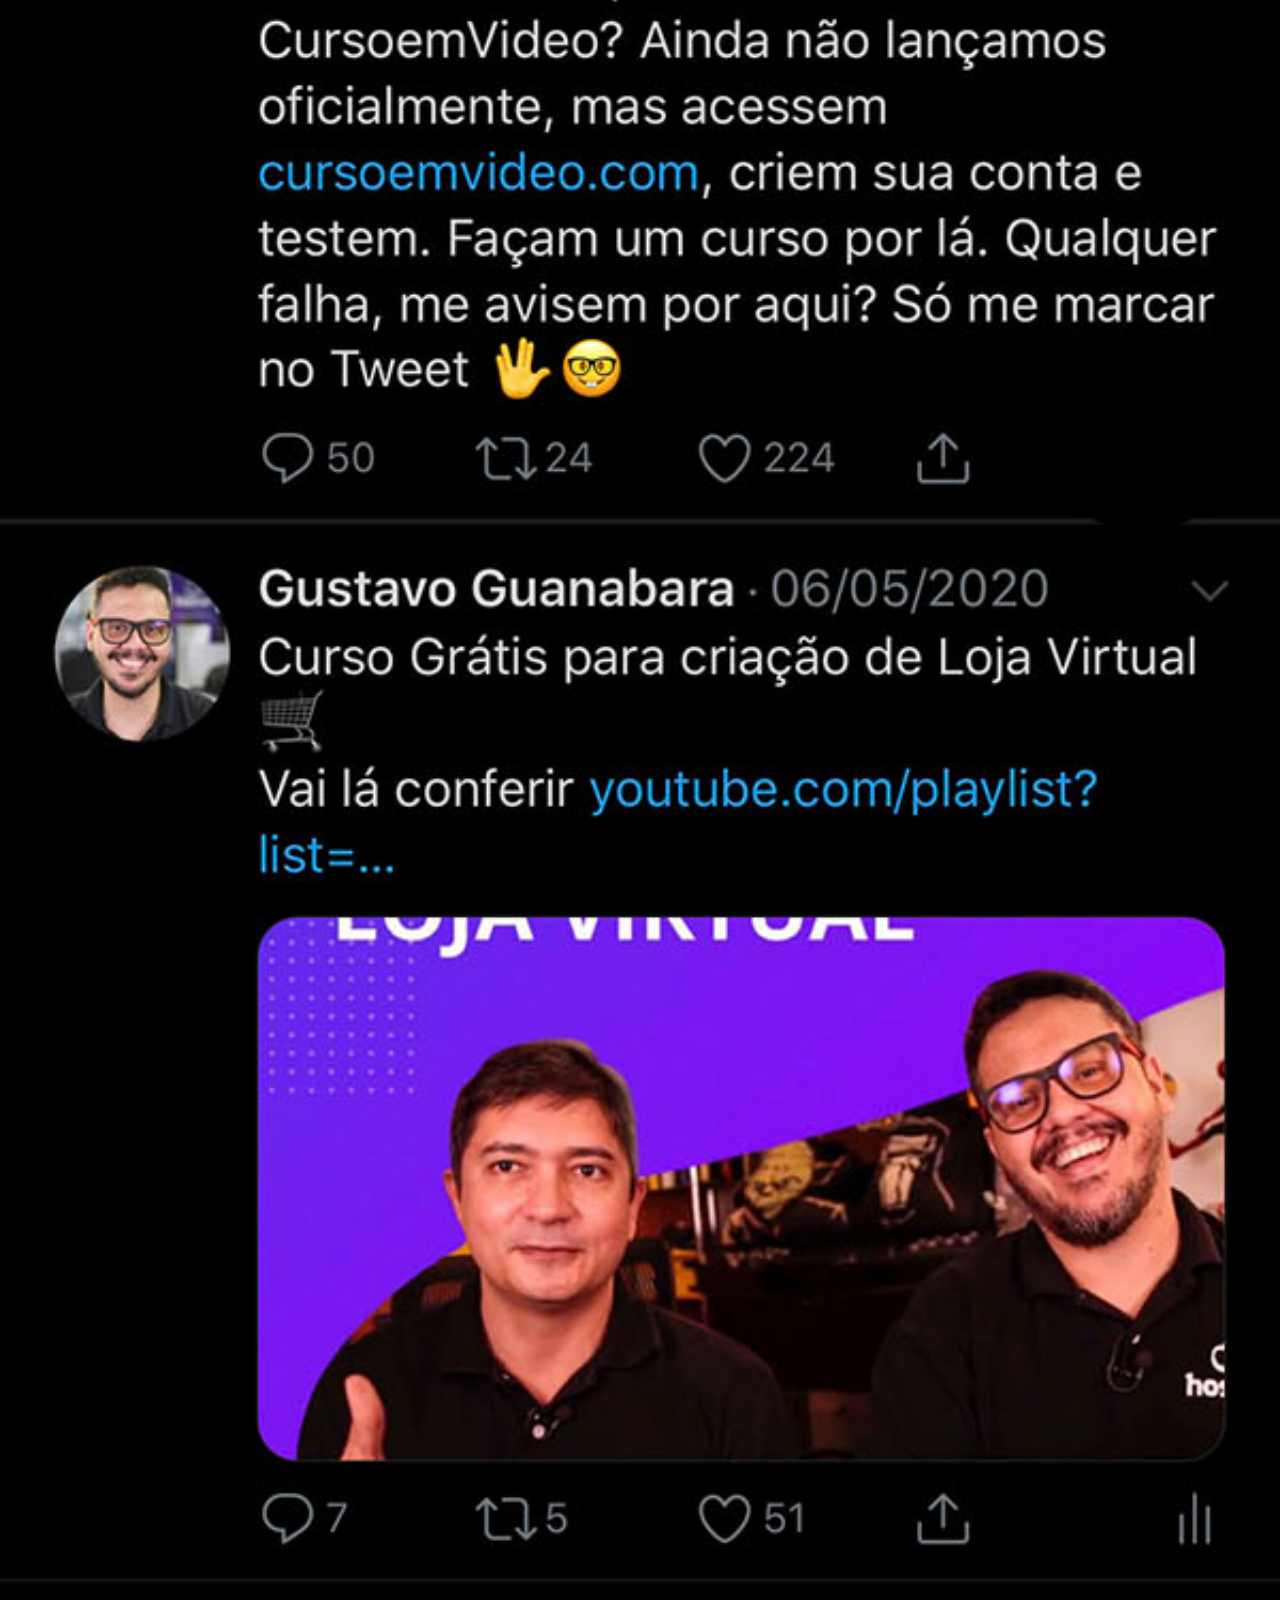
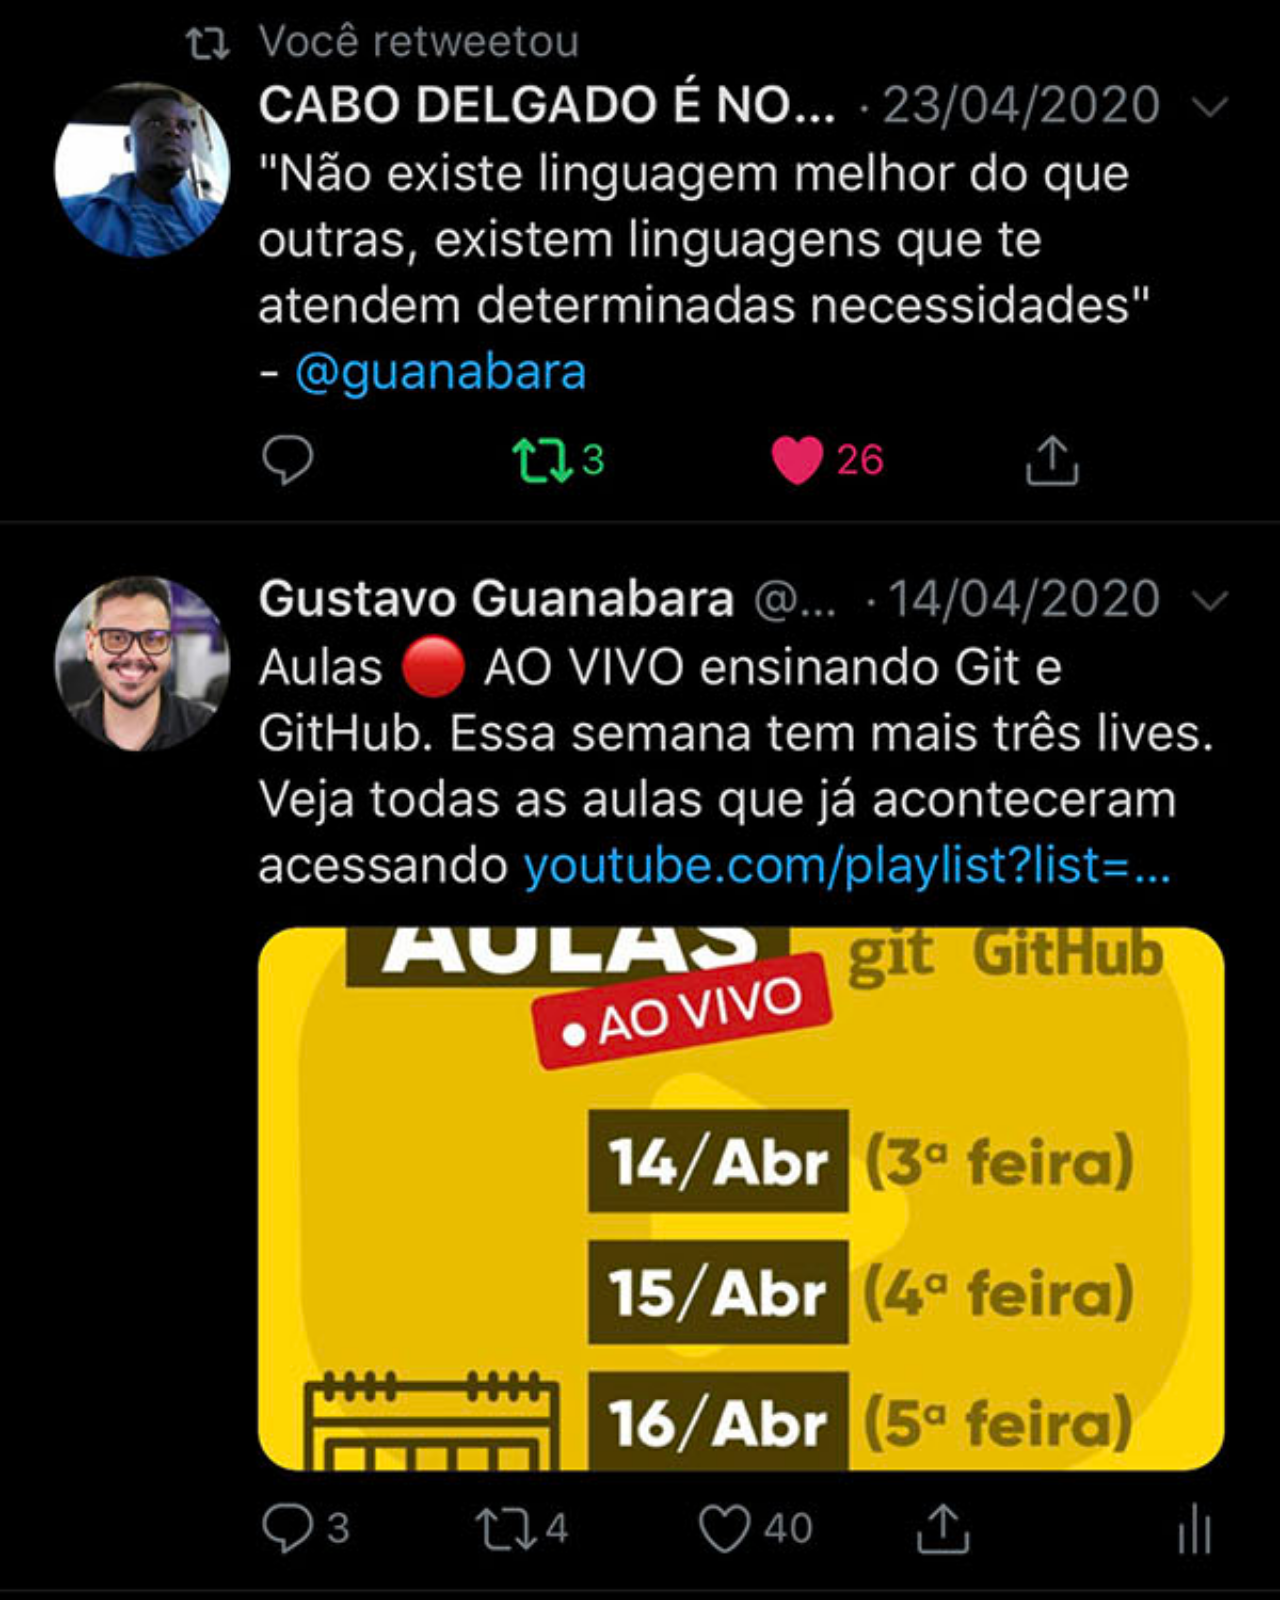
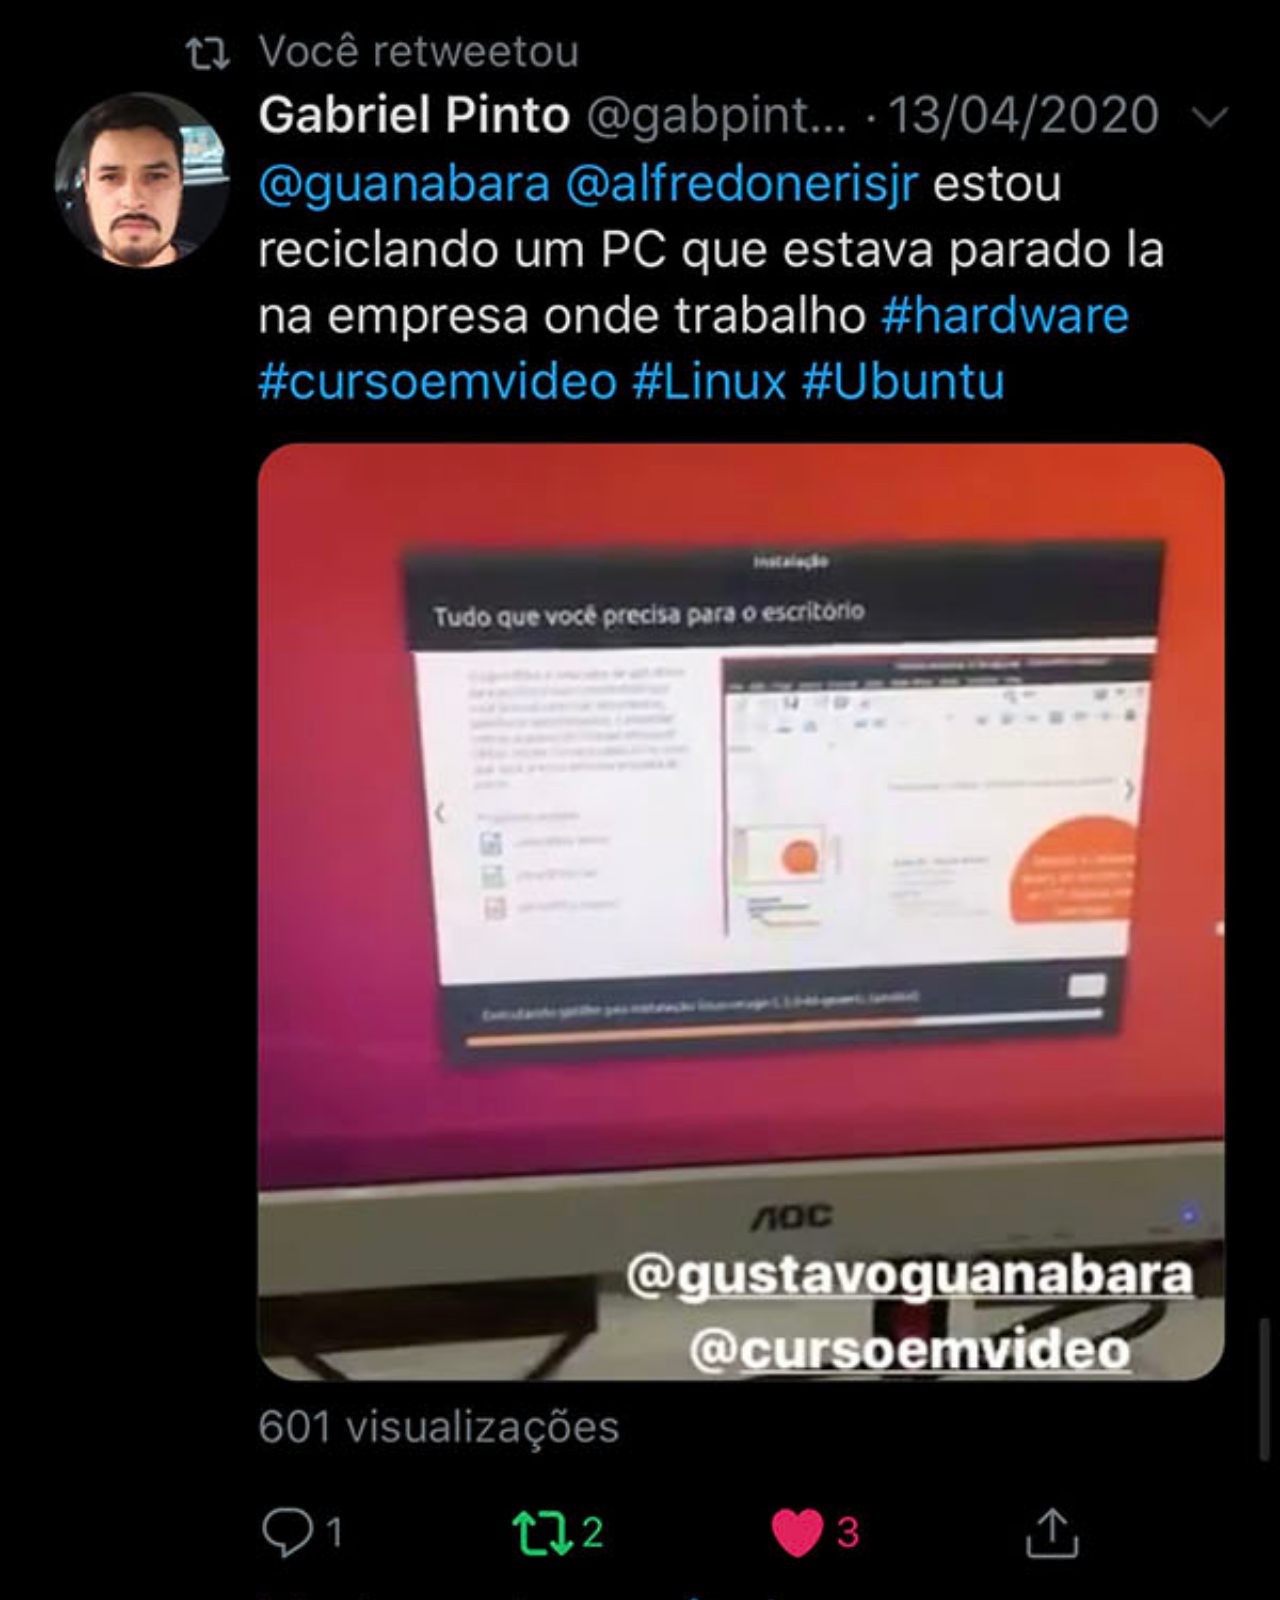
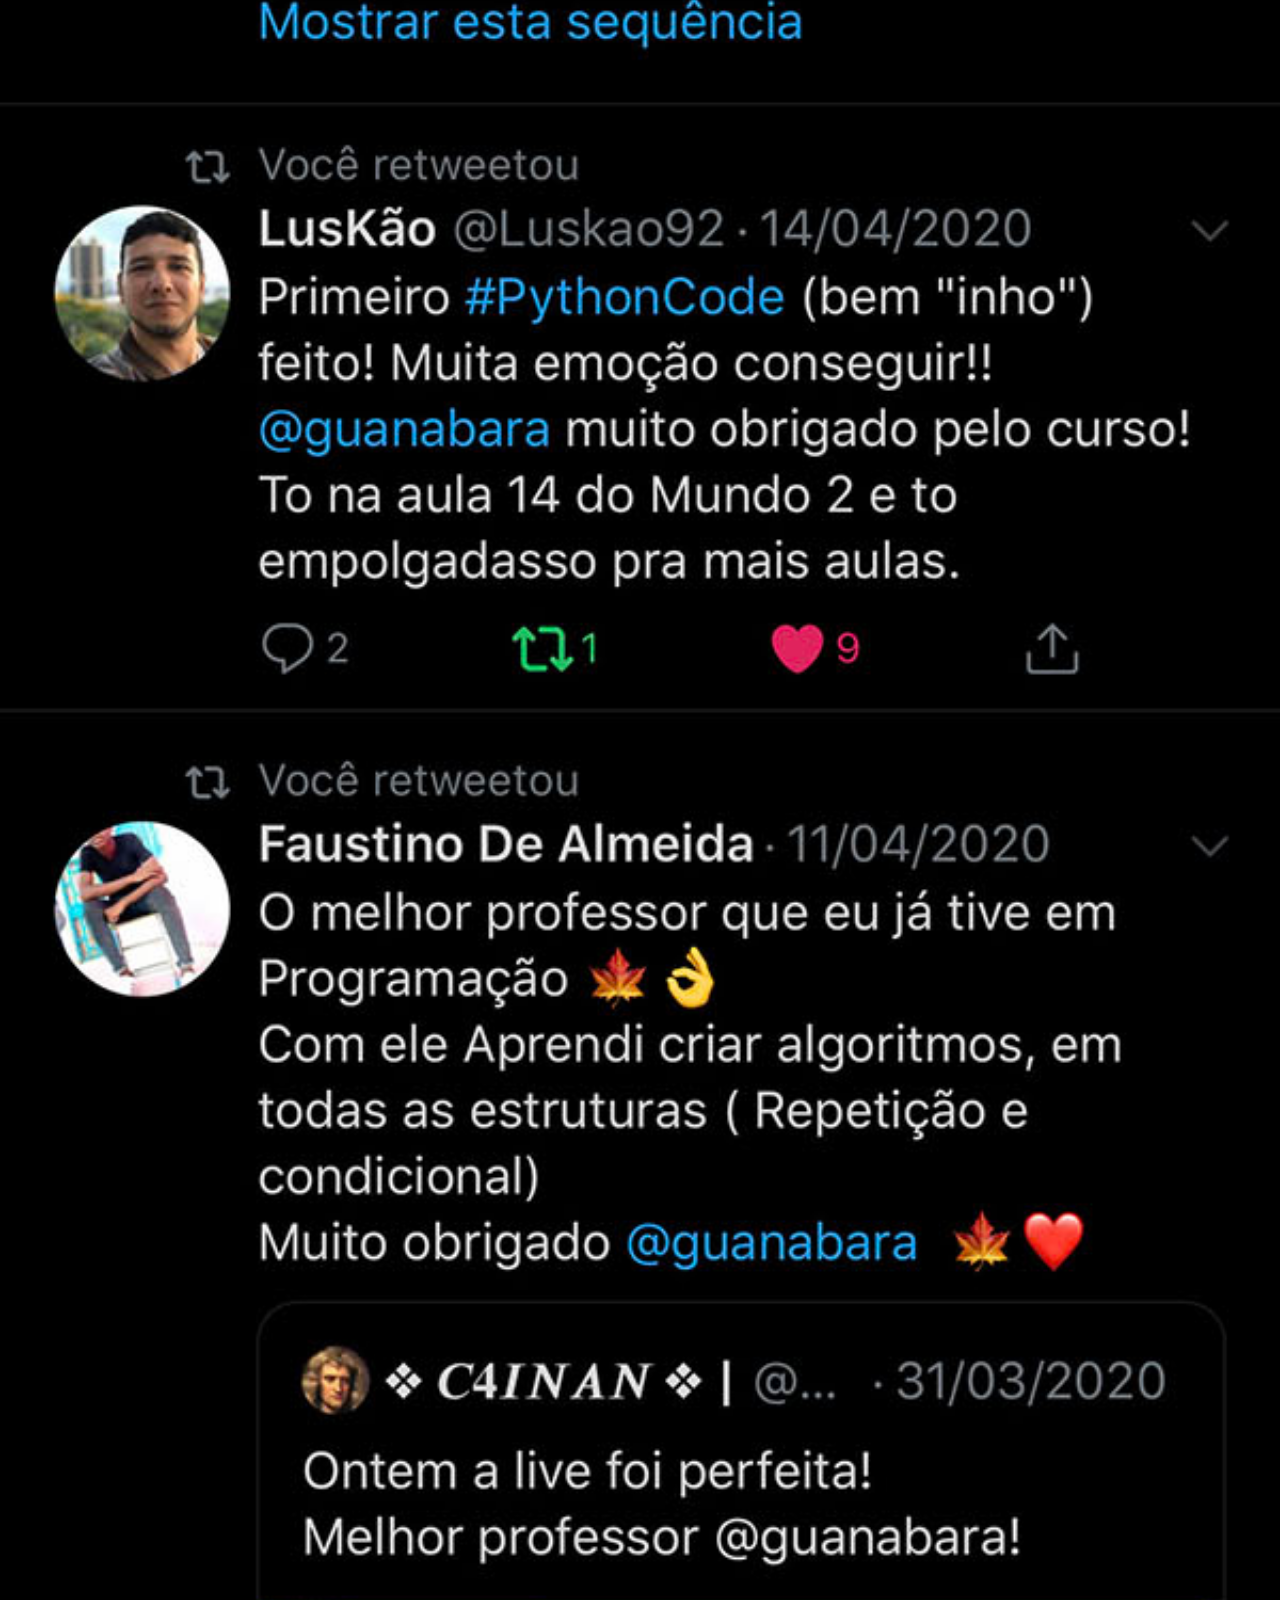
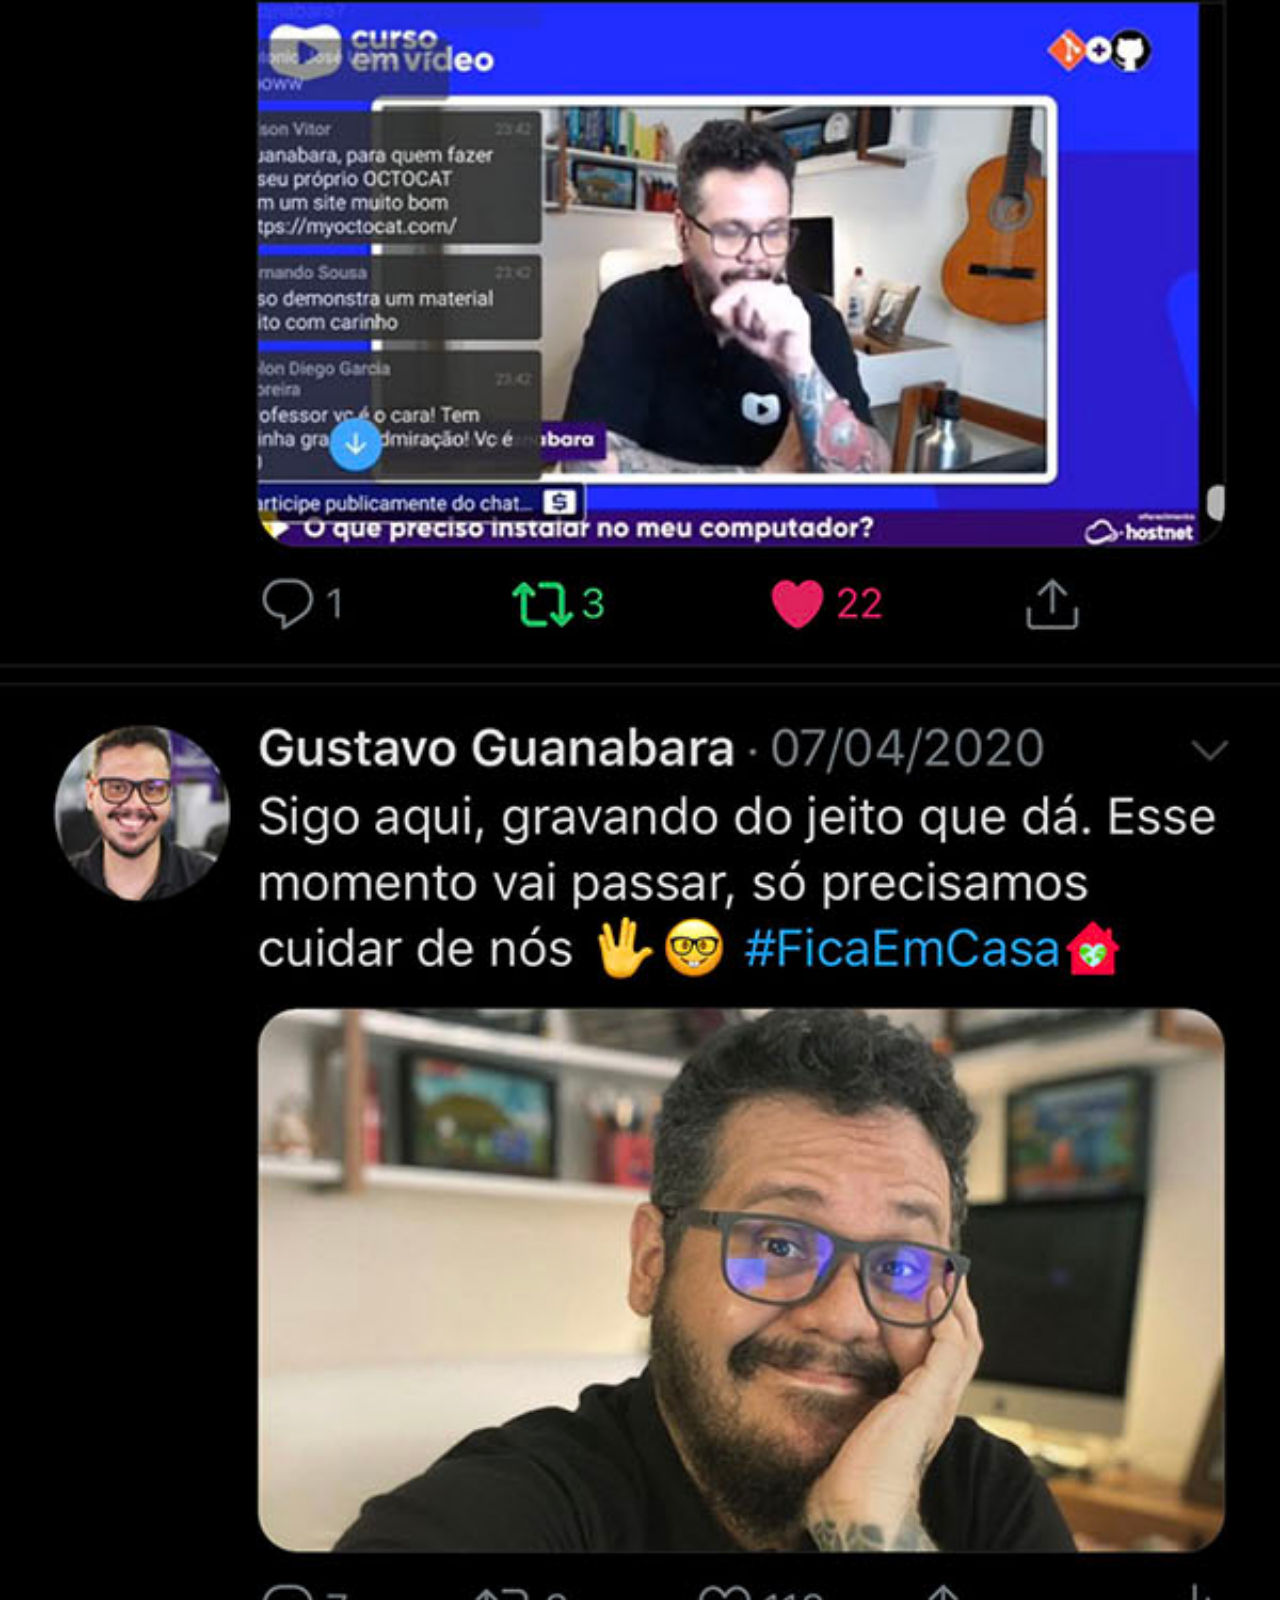
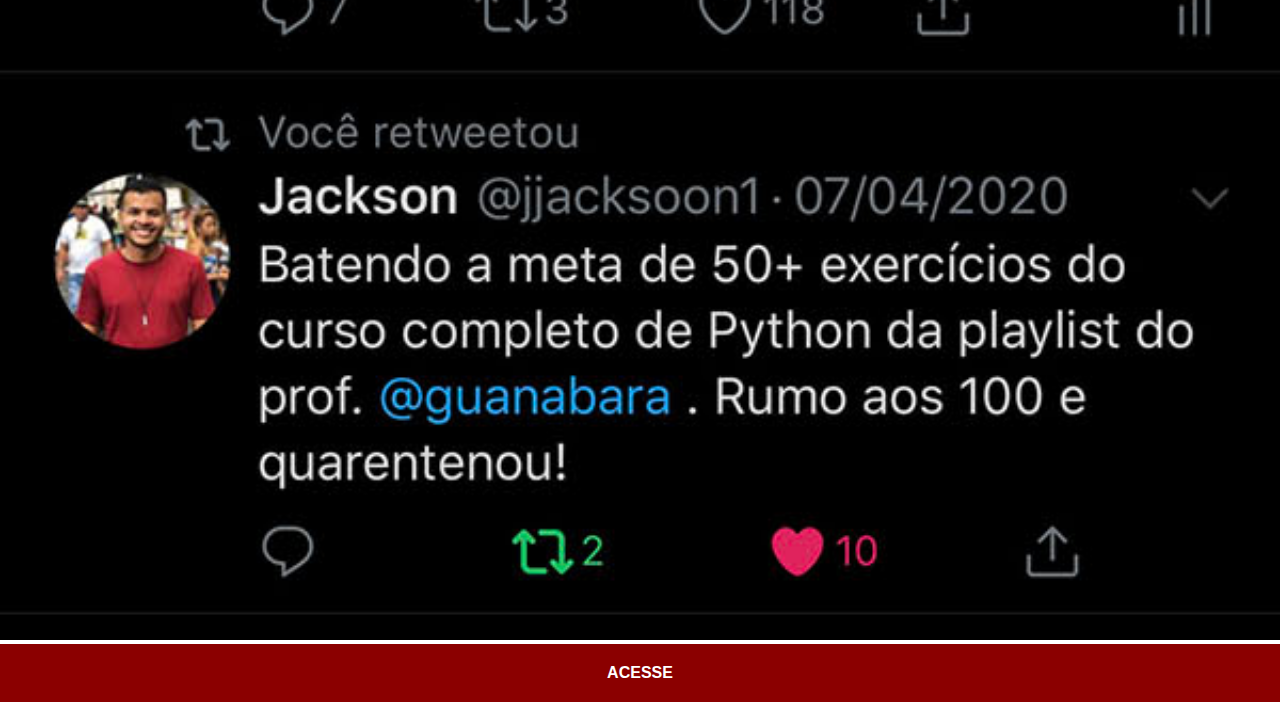
<file: twitter.html>
<!DOCTYPE html>
<html lang="pt-br">
<head>
    <meta charset="UTF-8">
    <meta http-equiv="X-UA-Compatible" content="IE=edge">
    <meta name="viewport" content="width=device-width, initial-scale=1.0">
    <title>Twitter</title>
    <link rel="stylesheet" href="estilos/social.css">
</head>
<body>
    <img src="imagens/tela-twitter.jpg" alt="Twitter">
    <a href="contate.me/luiseduardo10" target="_blank">ACESSE</a>
    
</body>
</html>
</file>
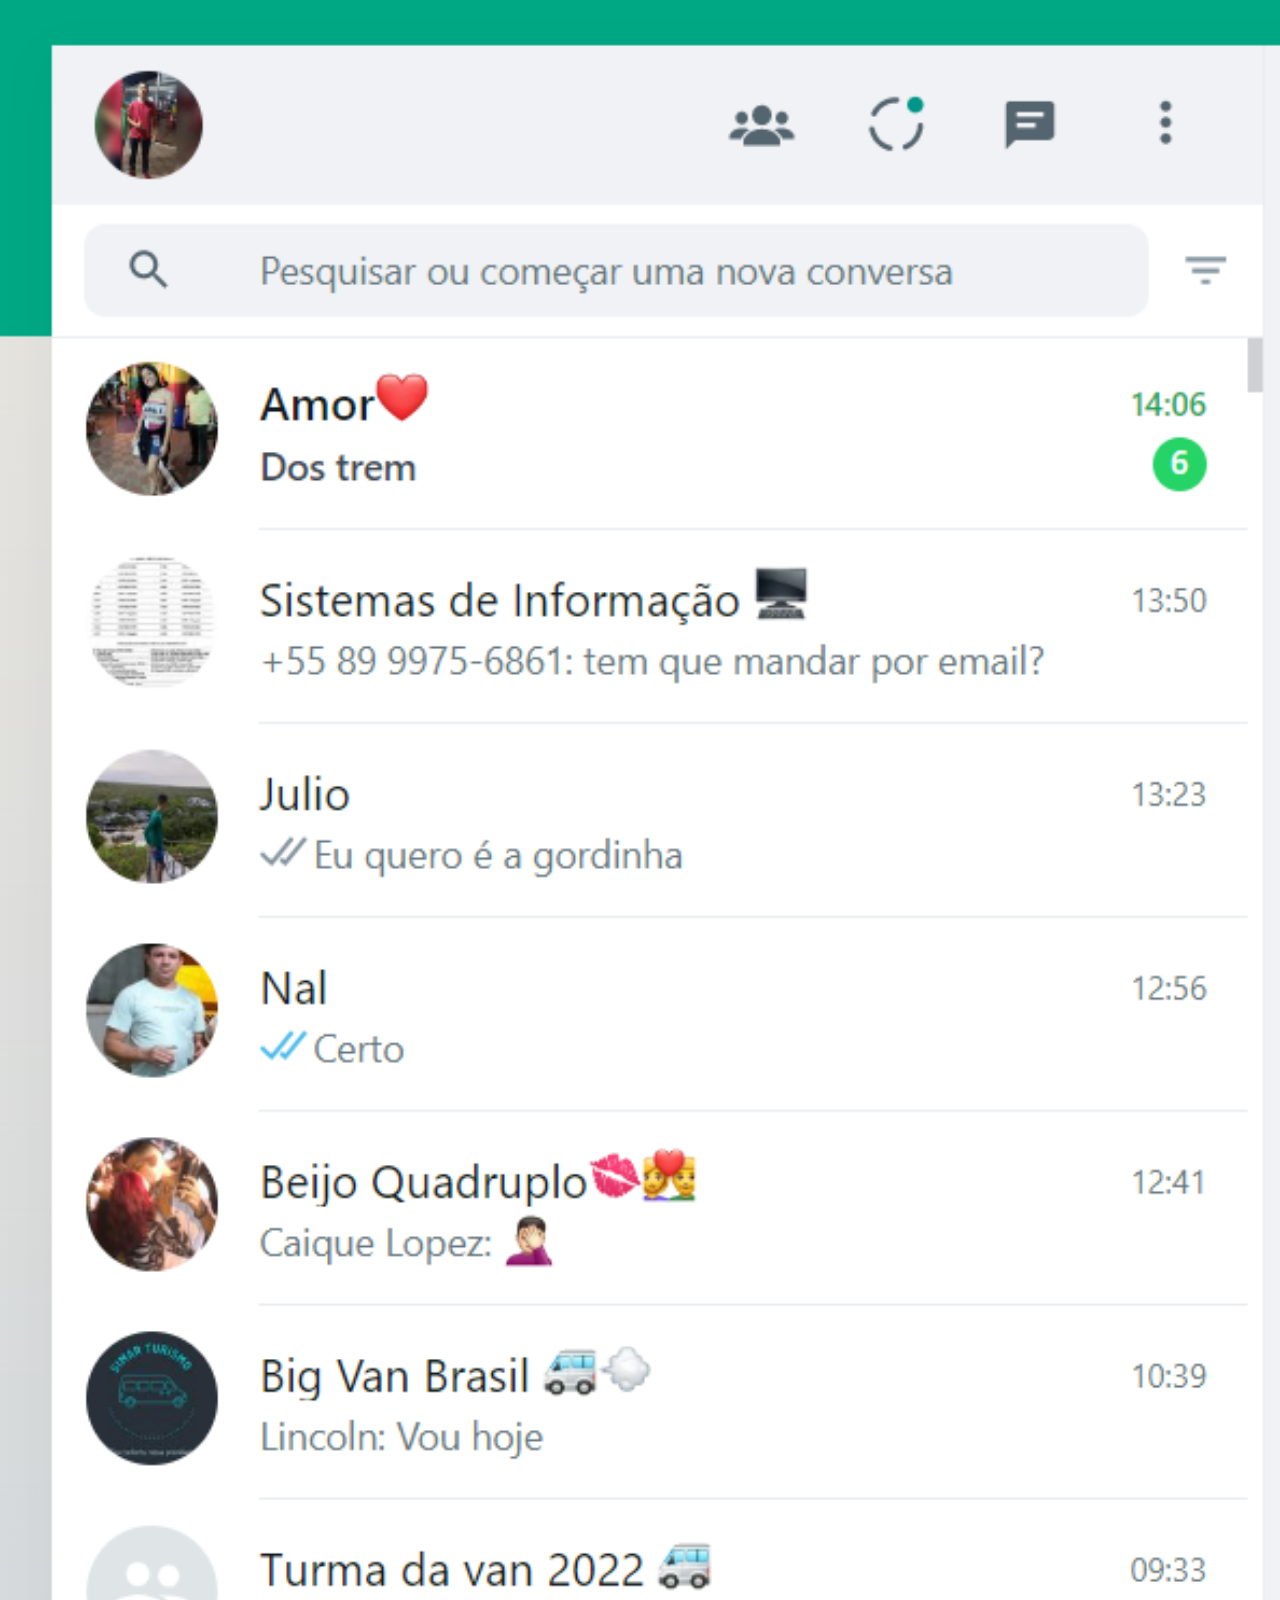
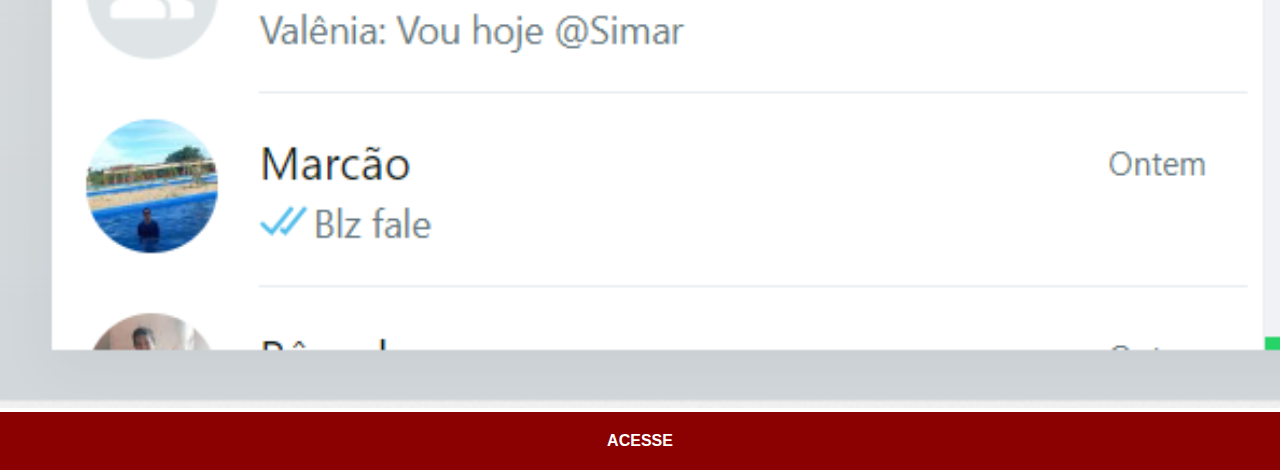
<file: whatsapp.html>
<!DOCTYPE html>
<html lang="pt-br">
<head>
    <meta charset="UTF-8">
    <meta http-equiv="X-UA-Compatible" content="IE=edge">
    <meta name="viewport" content="width=device-width, initial-scale=1.0">
    <title>Whatsapp</title>
    <link rel="stylesheet" href="estilos/social.css">
</head>
<body>
    <img src="imagens/frame-whatsapp.png" alt="Whatsapp">
    <a href="contate.me/luiseduardo10" target="_blank">ACESSE</a>
    
</body>
</html>
</file>
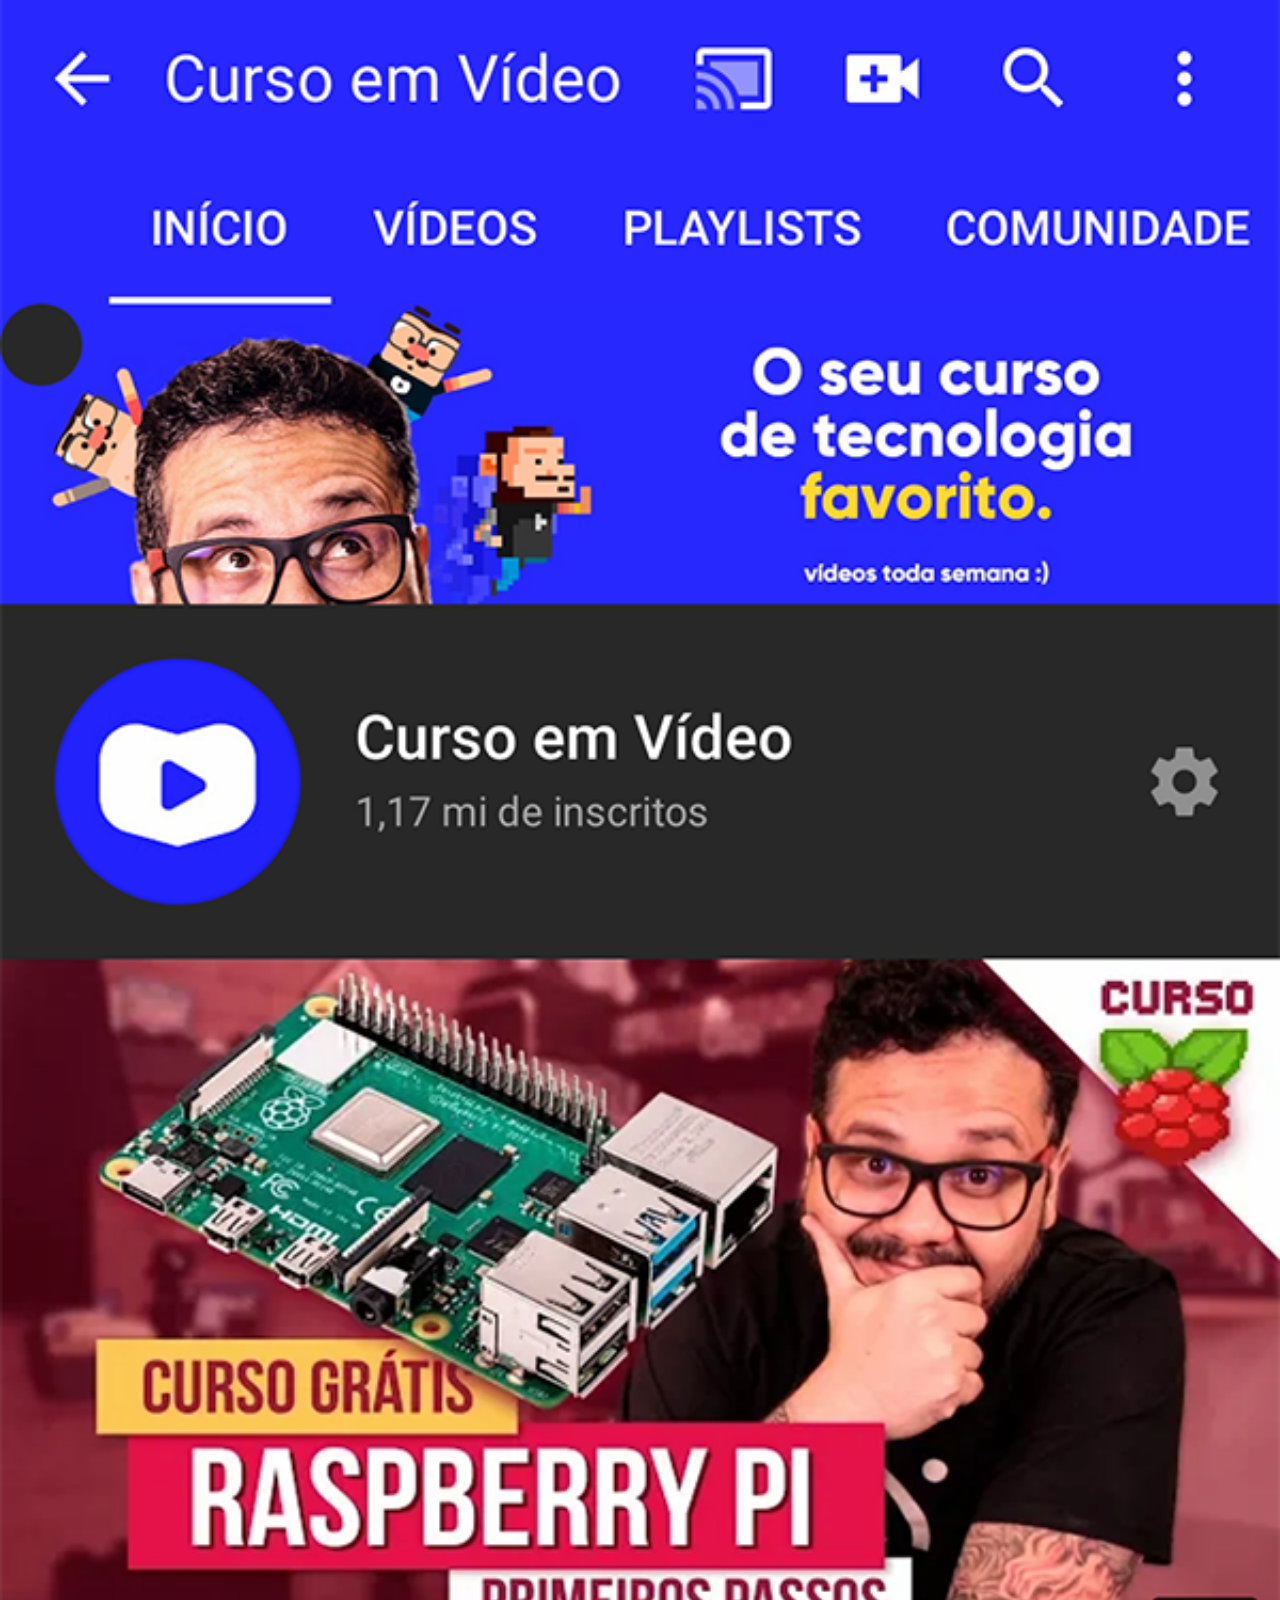
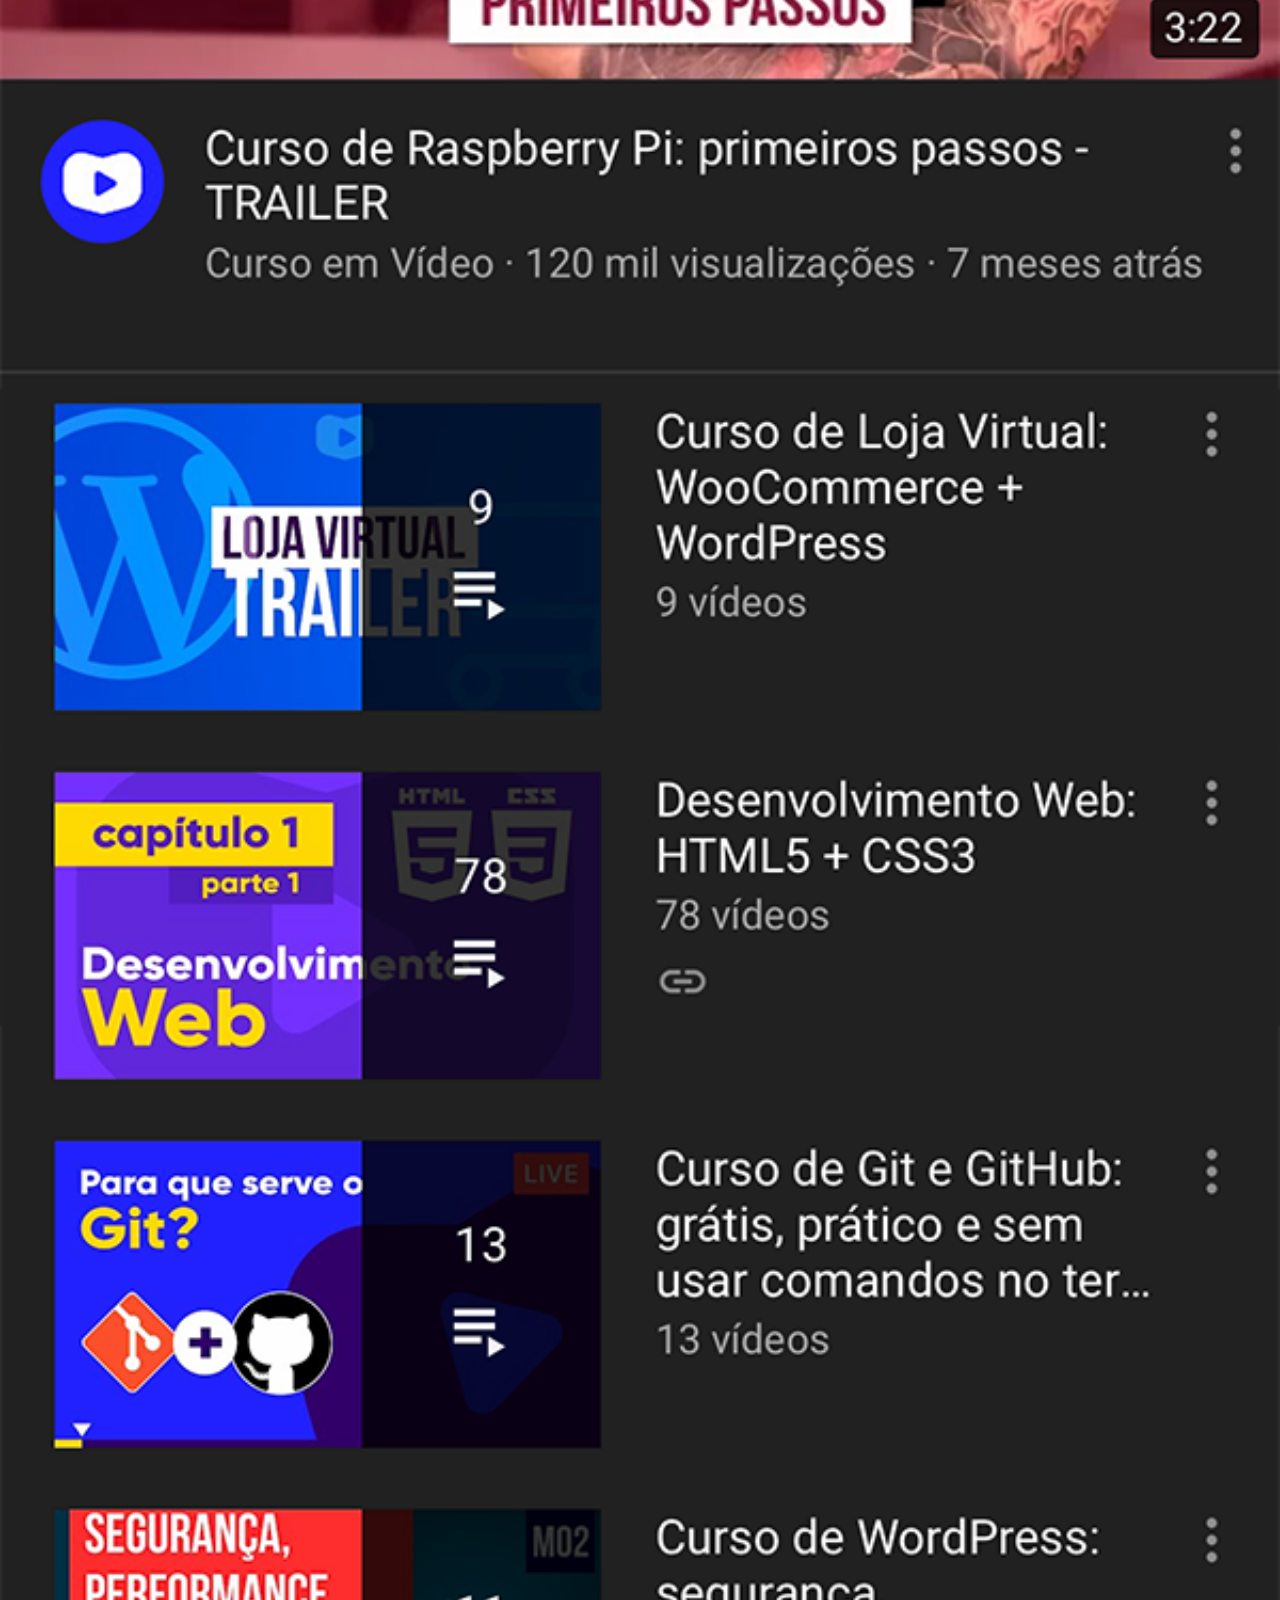
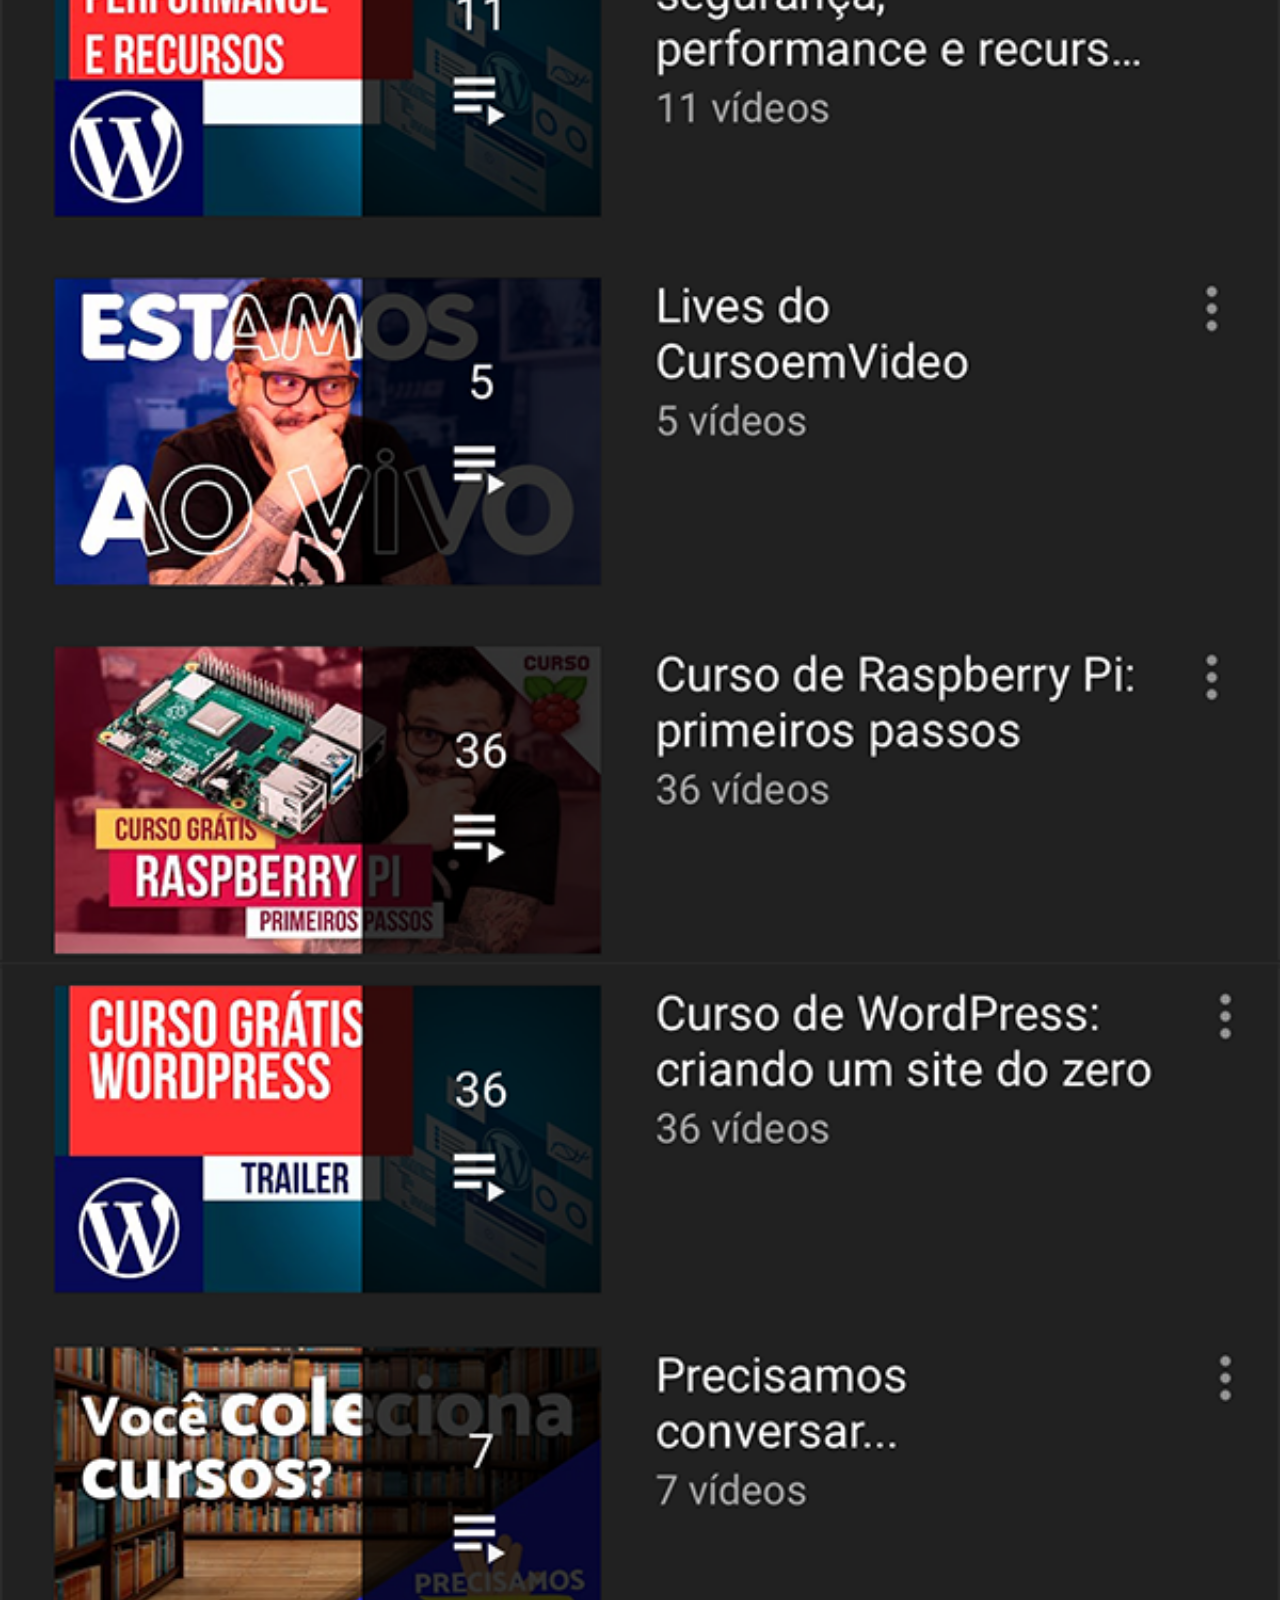
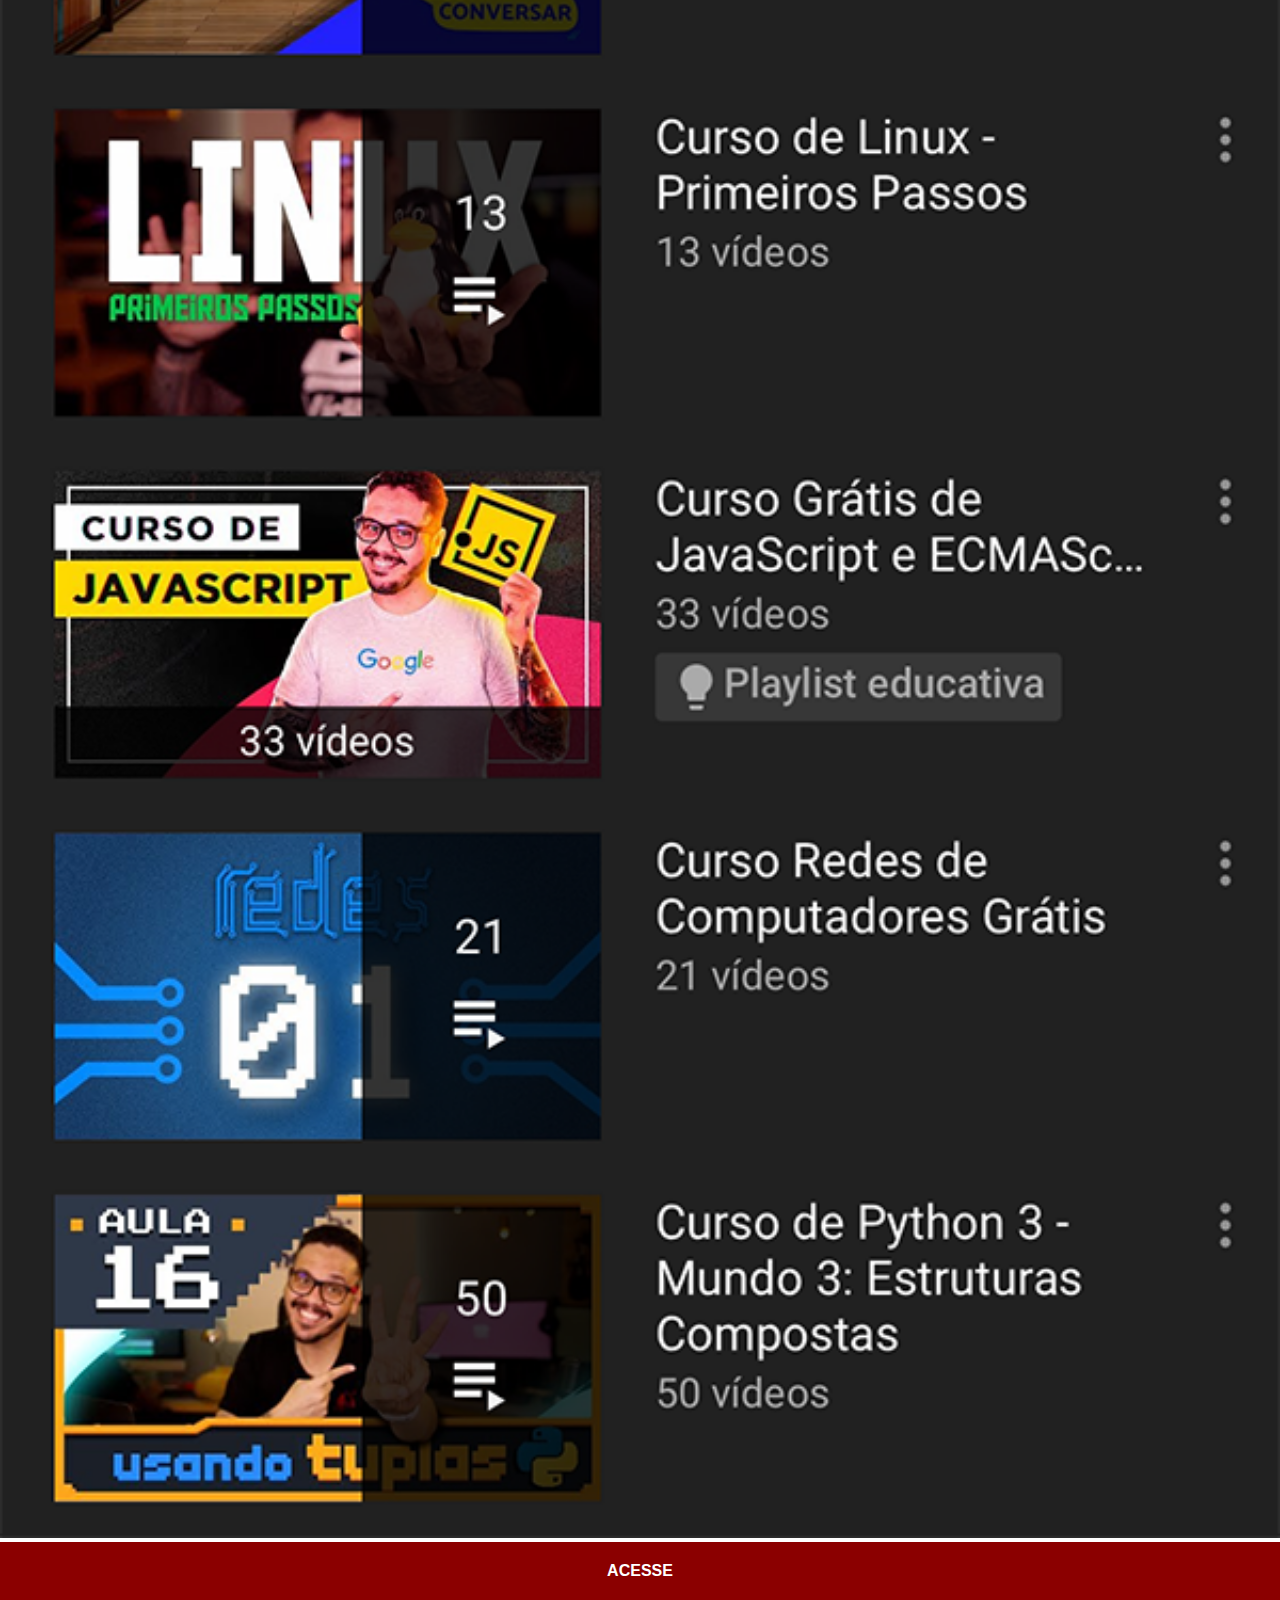
<file: youtube.html>
<!DOCTYPE html>
<html lang="pt-br">
<head>
    <meta charset="UTF-8">
    <meta http-equiv="X-UA-Compatible" content="IE=edge">
    <meta name="viewport" content="width=device-width, initial-scale=1.0">
    <title>YouTube</title>
    <link rel="stylesheet" href="estilos/social.css">
</head>
<body>
    <img src="imagens/tela-youtube.png" alt="YouTube">
    <a href="https://www.youtube.com/@duardosilva1258/featured" target="_blank">ACESSE</a>
    
</body>
</html>
</file>
<file: estilos/style.css>
@charset "UTF-8";

*{
    margin: 0px;
    padding: 0px;
    font-family: Arial, Helvetica, sans-serif;

}

html, body{
    height: 100vh;
    width: 100vw;
    background-color: black;
}

body{
    background: url('../imagens/fundo-madeira.jpg') no-repeat top center;
    background-size: cover;
    background-attachment: fixed;
}

main{
    position: relative;
    height: 100vh;
}

section#telefone{
    position: absolute;
    height: 627px;
    width: 311px;
    top: 50%;
    left: 50%;
    transform: translate(-50%, -50%);
    background: url('../imagens/frame-iphone.png') no-repeat;
}

iframe#tela{
    position: relative;
    top: 80px;
    left: 22px;
    width: 267px;
    height: 471px;
}

section#redes-sociais{
    text-align: right;
}

section#redes-sociais img{
    width: 50px;
    margin: 10px;
    border-radius: 50%;
    box-shadow: 2px 2px 5px rgba(0, 0, 0, 0.541);
    box-sizing: border-box;
}

section#redes-sociais img:hover{
    border: 2px solid rgba(255, 255, 255, 0.637);
    transform: translate(-3px, -3px);
    box-shadow: 5px 5px 10px rgba(0, 0, 0, 0.656);
    transition: transform 0.2s;
}
</file>
<file: estilos/social.css>
@charset "UTF-8";

*{
    margin: 0px;
    padding: 0px;
    font-family: Arial, Helvetica, sans-serif;
}
::-webkit-scrollbar{
    width: 0px;
    height: 0px;
}
img{
    width: 100vw;

}
a{
    display: block;
    background-color: darkred;
    color: white;
    padding: 20px;
    text-align: center;
    font-weight: bolder;
    text-decoration: none;

}
a:hover{
    background-color: red;
}
</file>
